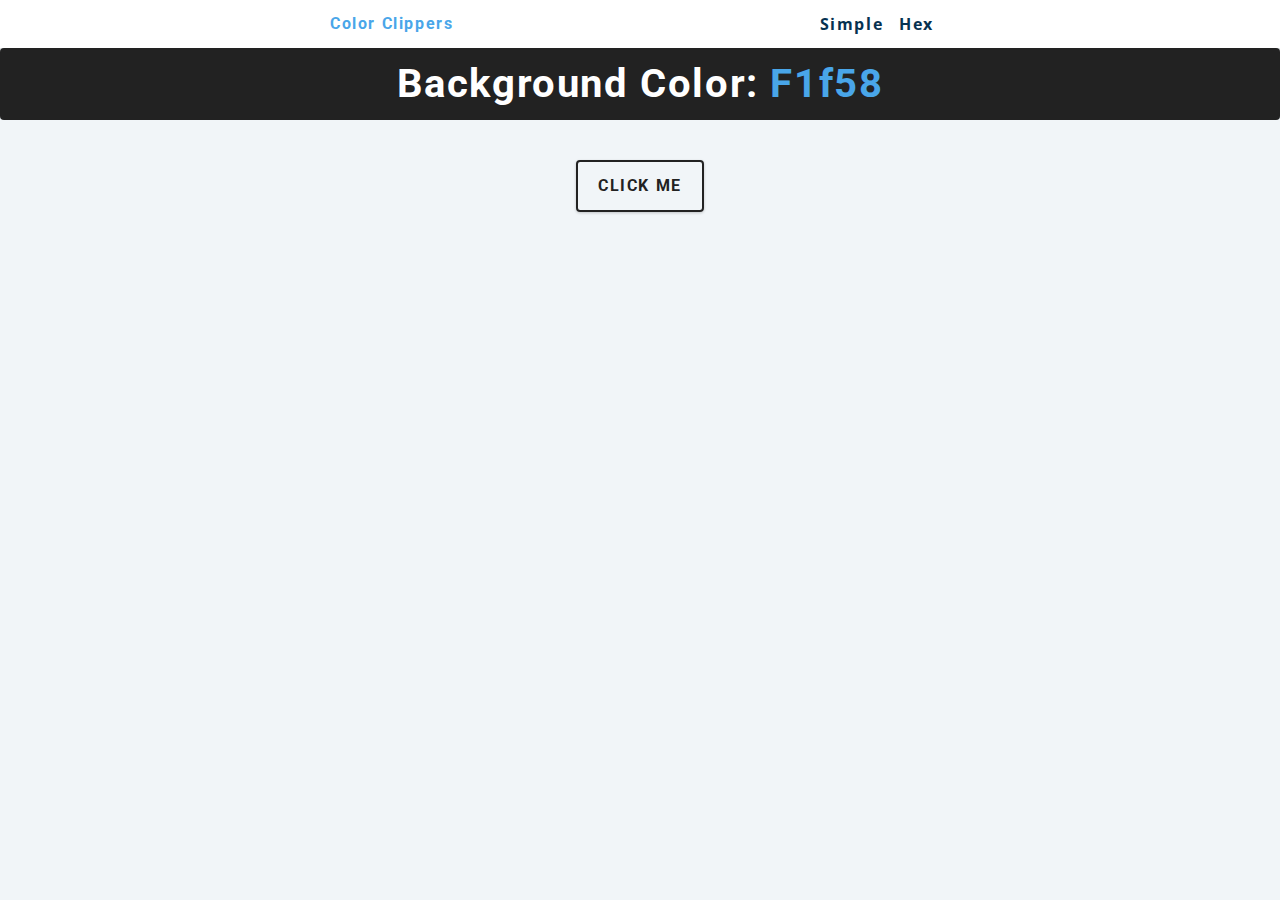
<file: 1-color-flipper/index.html>
<!DOCTYPE html>
<html lang="en">
  <head>
    <meta charset="UTF-8" />
    <meta name="viewport" content="width=device-width, initial-scale=1.0" />
    <title>Color Flipper || Simple</title>

    <!-- styles -->
    <link rel="stylesheet" href="styles.css" />
  </head>
  <body>
    <nav>
      <div class="nav-center">
        <h4>Color clippers</h4>
        <ul class="nav-links">
          <li>
            <a href="index.html">Simple</a>
          </li>
          <li>
            <a href="hex.html">Hex</a>
          </li>
        </ul>
       
      </div>
    </nav>

    <div class="container">
      <h2>Background color: <span class="color">F1f58</span></h2>
      <div class="btn btn-hero" id="btn">click me</div>
    </div>
    
 
    <!-- javascript -->
    <script src="app.js"></script>
  </body>
</html>
</file>
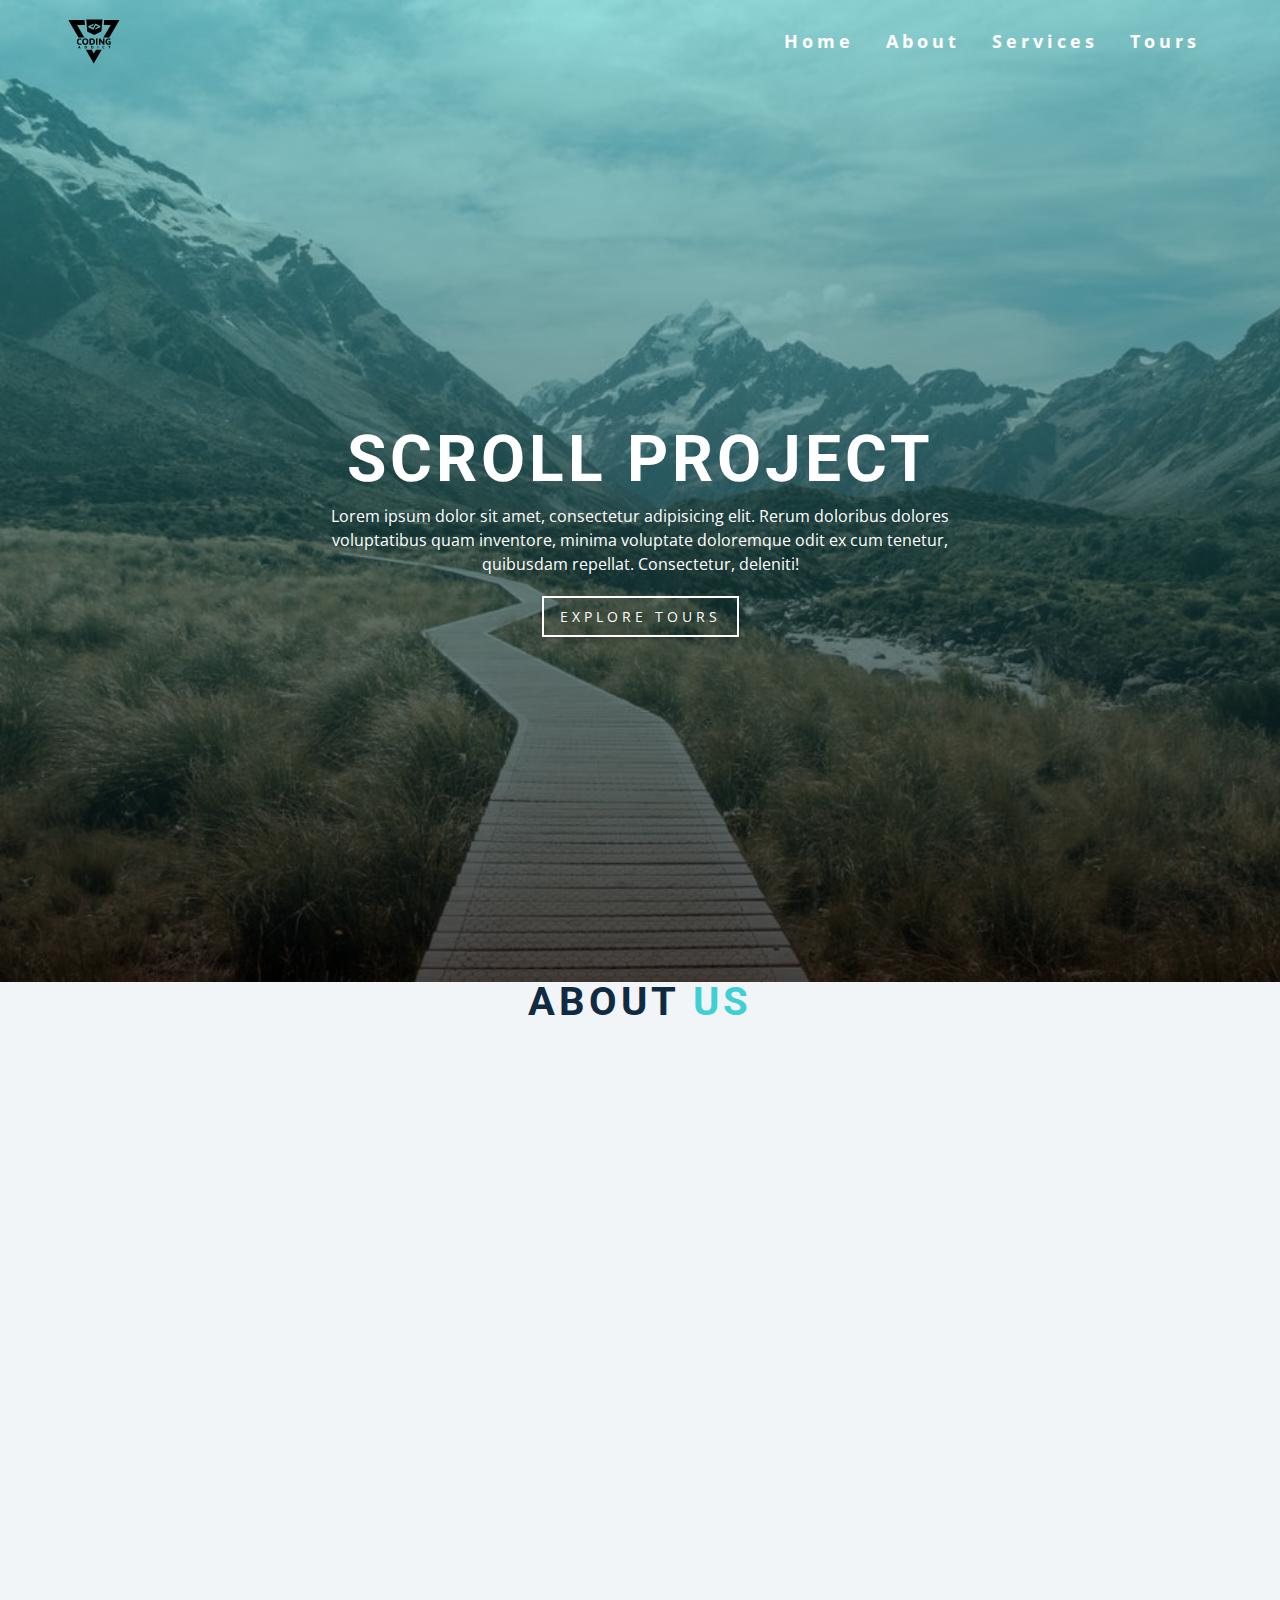
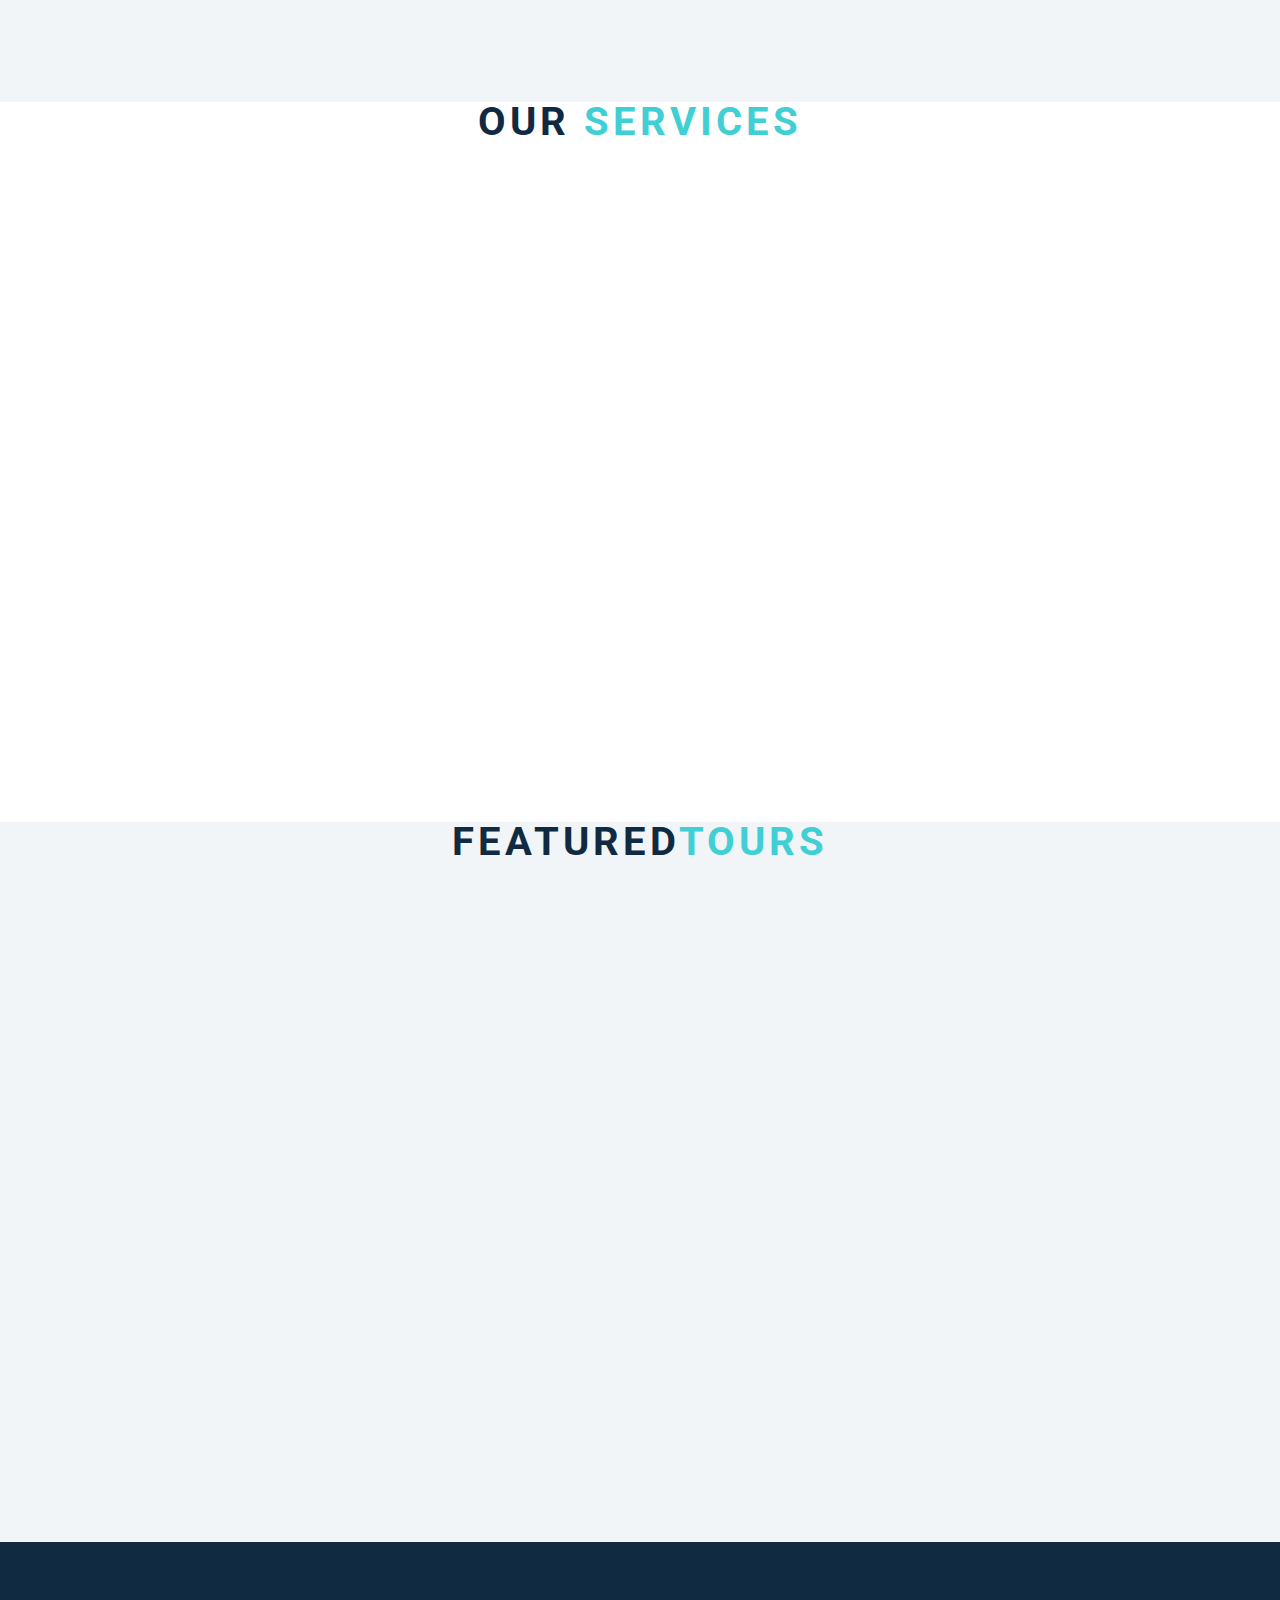
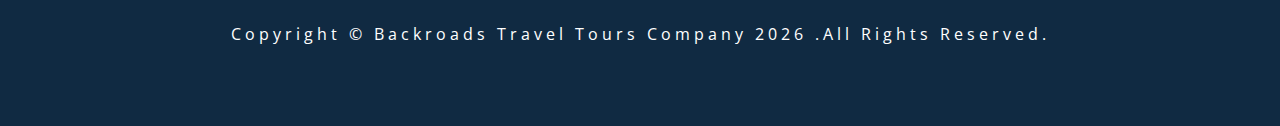
<file: 10-scroll/index.html>
<!DOCTYPE html>
<html lang="en">
  <head>
    <meta charset="UTF-8" />
    <meta name="viewport" content="width=device-width, initial-scale=1.0" />
    <title>Scroll</title>
    <!-- font-awesome -->
    <link
      rel="stylesheet"
      href="https://cdnjs.cloudflare.com/ajax/libs/font-awesome/5.14.0/css/all.min.css"
    />
    <!-- styles -->
    <link rel="stylesheet" href="styles.css" />
  </head>
  <body>
    <!-- header -->
    <header id="home">
      <!-- navbar -->
      <nav id="nav">
        <div class="nav-center">
           <!-- nav header -->
          <div class="nav-header">
            <img src="./logo.svg" alt="logo" class="logo">
            <button class="nav-toggle">
              <i class="fas fa-bars"></i>
            </button>
         </div>
         <!-- link --> 
          <div class="links-container">
            <ul class="links">
              <li>
                <a href="#home" class="scroll-link">home</a>
              </li>
              <li>
                <a href="#about" class="scroll-link">about</a>
              </li>
              <li>
                <a href="#services" class="scroll-link">services</a>
              </li>
              <li>
                <a href="#tours" class="scroll-link">tours</a>
              </li>
            </ul>
          </div>
       </div>
      </nav>
      <!-- banner -->
      <div class="banner">
        <div class="container">
          <h1>scroll project</h1>
          <p>Lorem ipsum dolor sit amet, consectetur adipisicing elit. Rerum doloribus dolores voluptatibus quam inventore, minima voluptate doloremque odit ex cum tenetur, quibusdam repellat. Consectetur, deleniti!</p>
          <a href="#tours" class="scroll-link btn btn-white">explore tours </a>
        </div>
      </div>
    </header>
    <!-- about -->
    <section id="about" class="section">
      <div class="title">
        <h2>about <span>us</span></h2>
      </div>
    </section>
     <!-- services -->
     <section id="services" class="section">
      <div class="title">
        <h2>our <span>services</span></h2>
      </div>
    </section>
     <!-- tours -->
     <section id="tours" class="section">
      <div class="title">
        <h2>featured<span>tours</span></h2>
      </div>
    </section>
    <!-- footer -->
    <footer class="section">
      <p>
        copyright &copy; backroads travel tours company 
        <!-- the date was coded to pick dynamically using JS in the js file -->
        <span id="date">2020</span>
        .all rights reserved.
      </p>
    </footer>
    <!-- back to top button -->
    <a href="#home" class="scroll-link top-link">
      <i class="fas fa-arrow-up"></i>
    </a>

    <!-- javascript -->
    <script src="app.js"></script>
  </body>
</html>
</file>
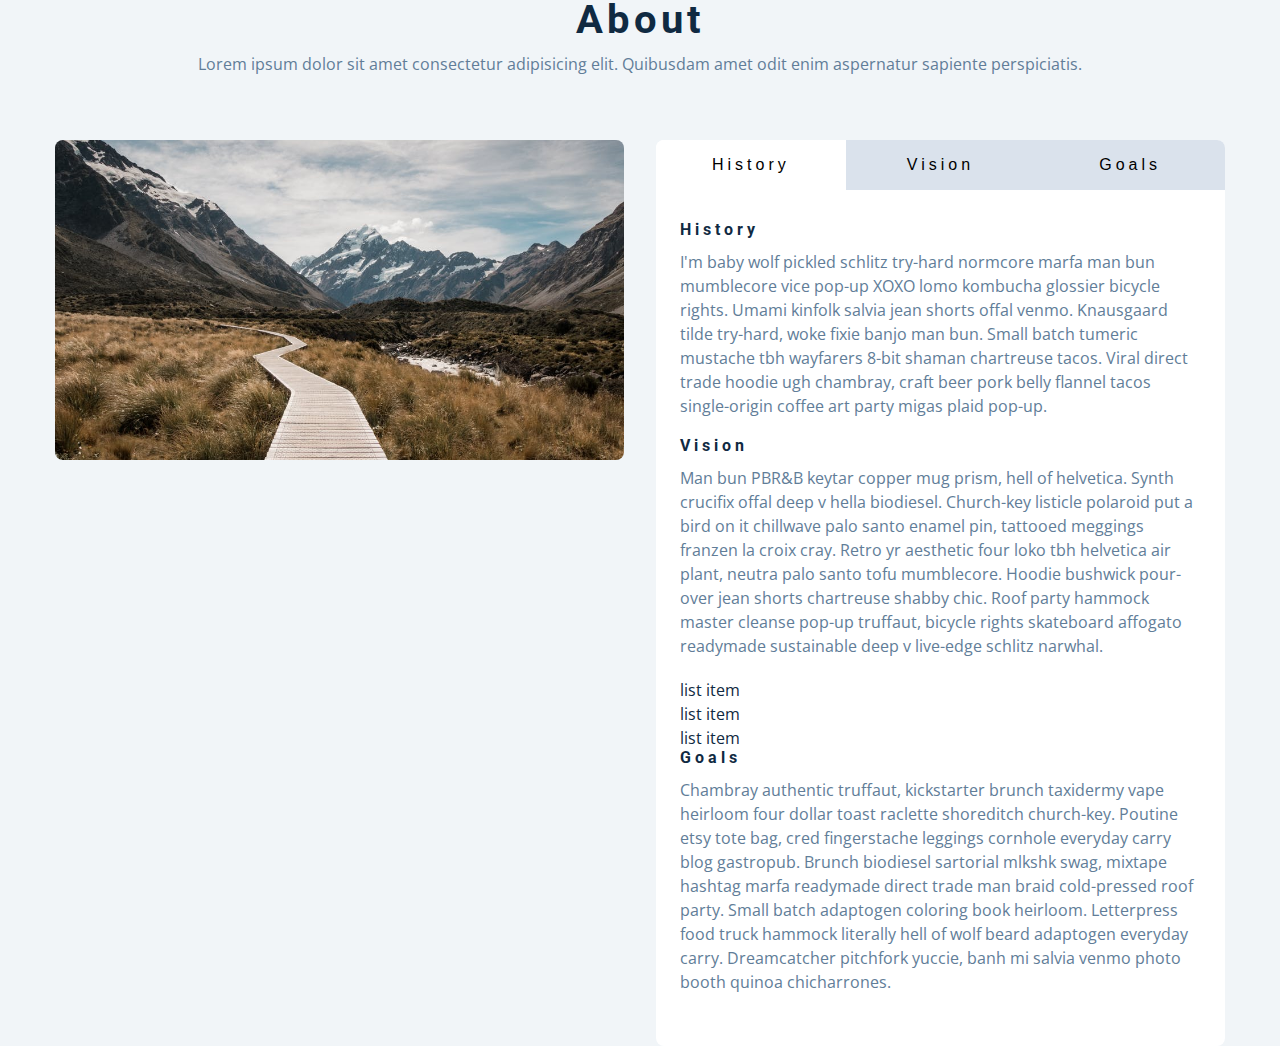
<file: 11-tabs/index.html>
<!DOCTYPE html>
<html lang="en">
  <head>
    <meta charset="UTF-8" />
    <meta name="viewport" content="width=device-width, initial-scale=1.0" />
    <title>Tabs</title>

    <!-- styles -->
    <link rel="stylesheet" href="styles.css" />
  </head>
  <body>
    <section>
      <div class="title">
        <h2>about</h2>
        <p>
          Lorem ipsum dolor sit amet consectetur adipisicing elit. Quibusdam amet odit enim aspernatur sapiente perspiciatis.
        </p>
      </div>
      <div class="about-center section-center">
        <article class="about-img">
          <img src="./hero-bcg.jpeg" alt="about image">
        </article>
        <article class="about">
          <!-- btn-container -->
          <div class="btn-container">
            <button class="tab-btn active" data-id='history'>history</button>
            <button class="tab-btn " data-id='vision'>vision</button>
            <button class="tab-btn" data-id='goals'>goals</button>
          </div>
          <article class="about-content">
            <!-- single item -->
             <div class="content active" id="history">
              <h4>history</h4>
              <p>
                I'm baby wolf pickled schlitz try-hard normcore marfa man bun mumblecore vice
                pop-up XOXO lomo kombucha glossier bicycle rights. Umami kinfolk salvia jean
                shorts offal venmo. Knausgaard tilde try-hard, woke fixie banjo man bun. Small
                batch tumeric mustache tbh wayfarers 8-bit shaman chartreuse tacos. Viral
                direct trade hoodie ugh chambray, craft beer pork belly flannel tacos
                single-origin coffee art party migas plaid pop-up.
              </p>
            </div>
            <!-- end of single item -->
  
            <!-- single item -->
            <div class="content active" id="vision">
              <h4>vision</h4>
              <p>
                Man bun PBR&B keytar copper mug prism, hell of helvetica. Synth crucifix offal
                deep v hella biodiesel. Church-key listicle polaroid put a bird on it
                chillwave palo santo enamel pin, tattooed meggings franzen la croix cray.
                Retro yr aesthetic four loko tbh helvetica air plant, neutra palo santo tofu
                mumblecore. Hoodie bushwick pour-over jean shorts chartreuse shabby chic. Roof
                party hammock master cleanse pop-up truffaut, bicycle rights skateboard
                affogato readymade sustainable deep v live-edge schlitz narwhal.
              </p>
              <ul>
                <li>list item</li>
                <li>list item</li>
                <li>list item</li>
              </ul>
            </div>
            <!-- end of single item -->
  
            <!-- single item -->
            <div class="content active" id="goals">
              <h4>goals</h4>
              <p>
                Chambray authentic truffaut, kickstarter brunch taxidermy vape heirloom four
                dollar toast raclette shoreditch church-key. Poutine etsy tote bag, cred
                fingerstache leggings cornhole everyday carry blog gastropub. Brunch biodiesel
                sartorial mlkshk swag, mixtape hashtag marfa readymade direct trade man braid
                cold-pressed roof party. Small batch adaptogen coloring book heirloom.
                Letterpress food truck hammock literally hell of wolf beard adaptogen everyday
                carry. Dreamcatcher pitchfork yuccie, banh mi salvia venmo photo booth quinoa
                chicharrones.
              </p>
            </div>
            <!-- end of single item -->
          </article>
        </article>
        
      </div>

    </section>
    <!-- javascript -->
    <script src="app.js"></script>
  </body>
</html>
</file>
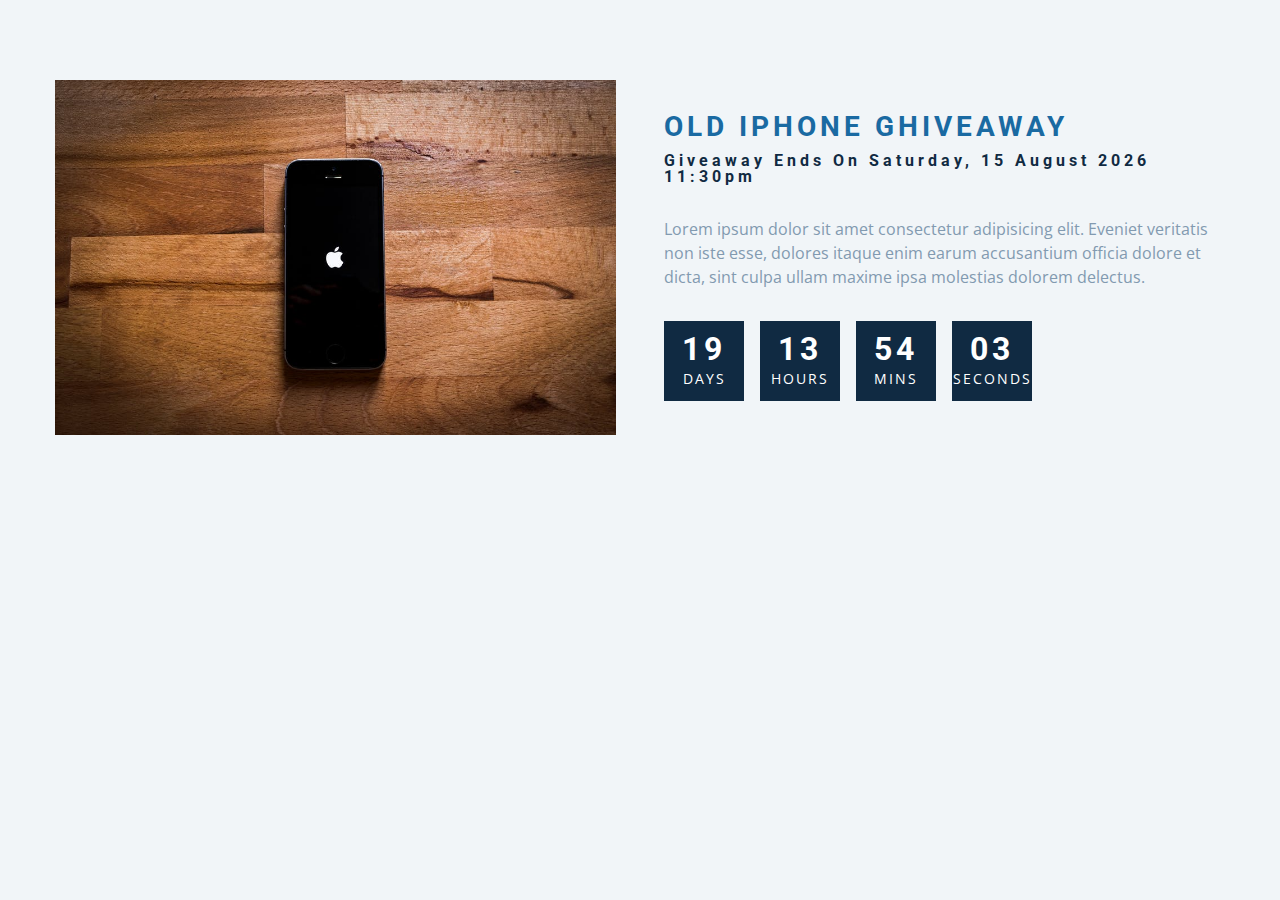
<file: 12-countdwn timer/index.html>
<!DOCTYPE html>
<html lang="en">
  <head>
    <meta charset="UTF-8" />
    <meta name="viewport" content="width=device-width, initial-scale=1.0" />
    <title>Countdown</title>

    <!-- styles -->
    <link rel="stylesheet" href="styles.css" />
  </head>
  <body>
  <section class="section-center">
    <!-- image -->
   <article class="gift-img">
     <img src="./gift.jpeg " alt="gift picture">
    </article>
    <!-- info -->
    <article class="gift-info">
      <h3>old iphone ghiveaway</h3>
      <h4 class="giveaway">
        giveaway ends on sunday, 24 April 2020, 8:00am
      </h4>
      <p>
        Lorem ipsum dolor sit amet consectetur adipisicing elit. Eveniet veritatis non iste esse, dolores itaque enim earum accusantium officia dolore et dicta, sint culpa ullam maxime ipsa molestias dolorem delectus.
      </p>
      <div class="deadline">
        <!-- days -->
        <div class="deadline-format">
          <div>
            <h4 class="days">34</h4>
            <span>days</span>
          </div>
        </div>
        <!-- end of item -->

        <!-- hours -->
        <div class="deadline-format">
          <div>
            <h4 class="hours">34</h4>
            <span>hours</span>
          </div>
        </div>
        <!-- end of item -->

        <!-- minutes -->
        <div class="deadline-format">
          <div>
            <h4 class="mins">34</h4>
            <span>mins</span>
          </div>
        </div>
        <!-- end of item -->

        <!-- seconds -->
        <div class="deadline-format">
          <div>
            <h4 class="seconds">34</h4>
            <span>seconds</span>
          </div>
        </div>
        <!-- end of item -->
      </div> 
    </article>
  </section>
    <!-- javascript -->
    <script src="app.js"></script>
  </body>
</html>
</file>
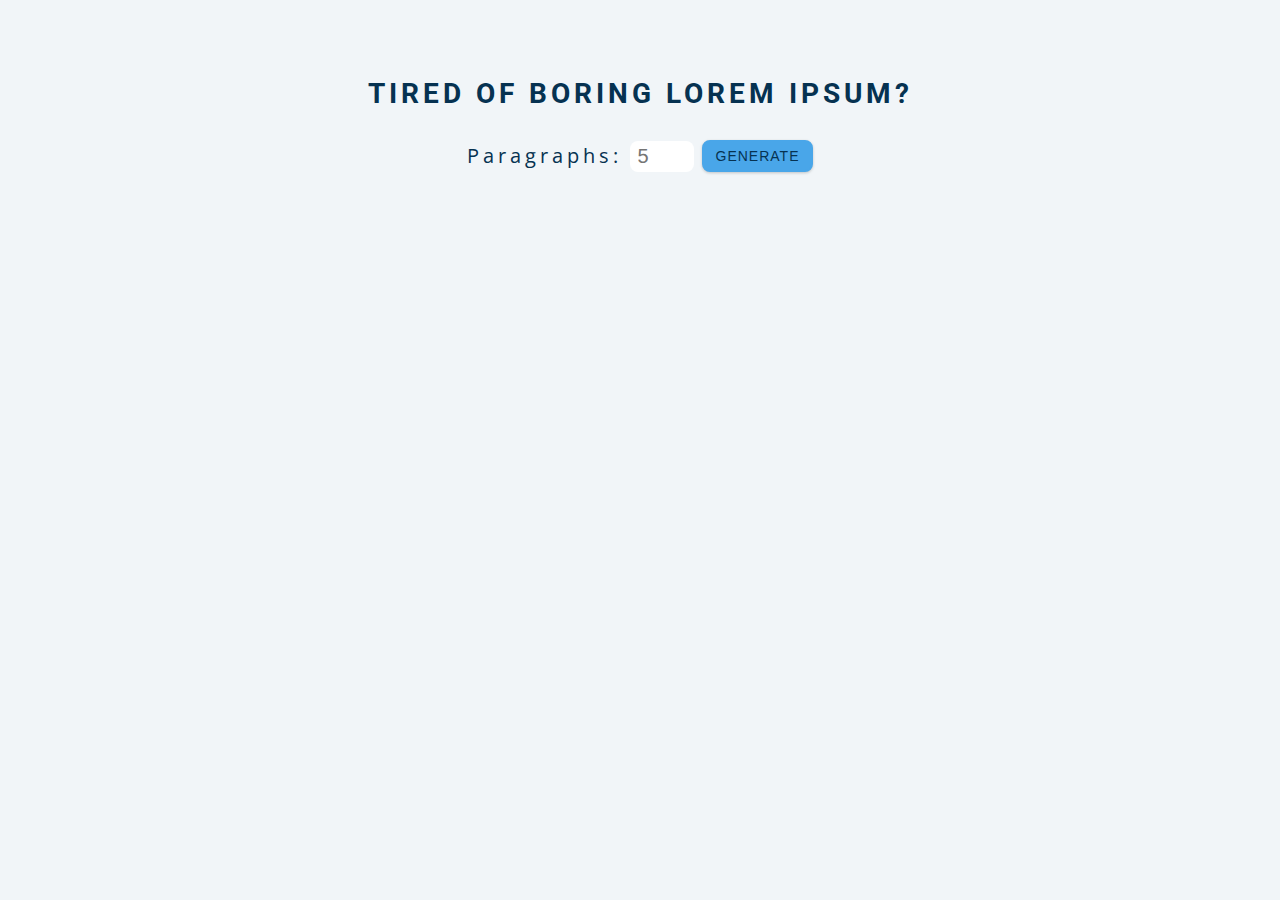
<file: 13-lorem-ipsum/index.html>
<!DOCTYPE html>
<html lang="en">
  <head>
    <meta charset="UTF-8" />
    <meta name="viewport" content="width=device-width, initial-scale=1.0" />
    <title>Lorem Ipsum</title>

    <!-- styles -->
    <link rel="stylesheet" href="styles.css" />
  </head>
  <body>
   <section class="section-center">
    <h3>tired of boring lorem ipsum?</h3>
    <form class="lorem-form">
      <label for="amount">paragraphs:</label>
      <input type="number" name="amount" id="amount" placeholder="5"/>
      <button  type="submit" class="btn">generate</button>
    </form>
    <article class="lorem-text"></article>
   </section>
    <!-- javascript -->
    <script src="app.js"></script>
  </body>
</html>
</file>
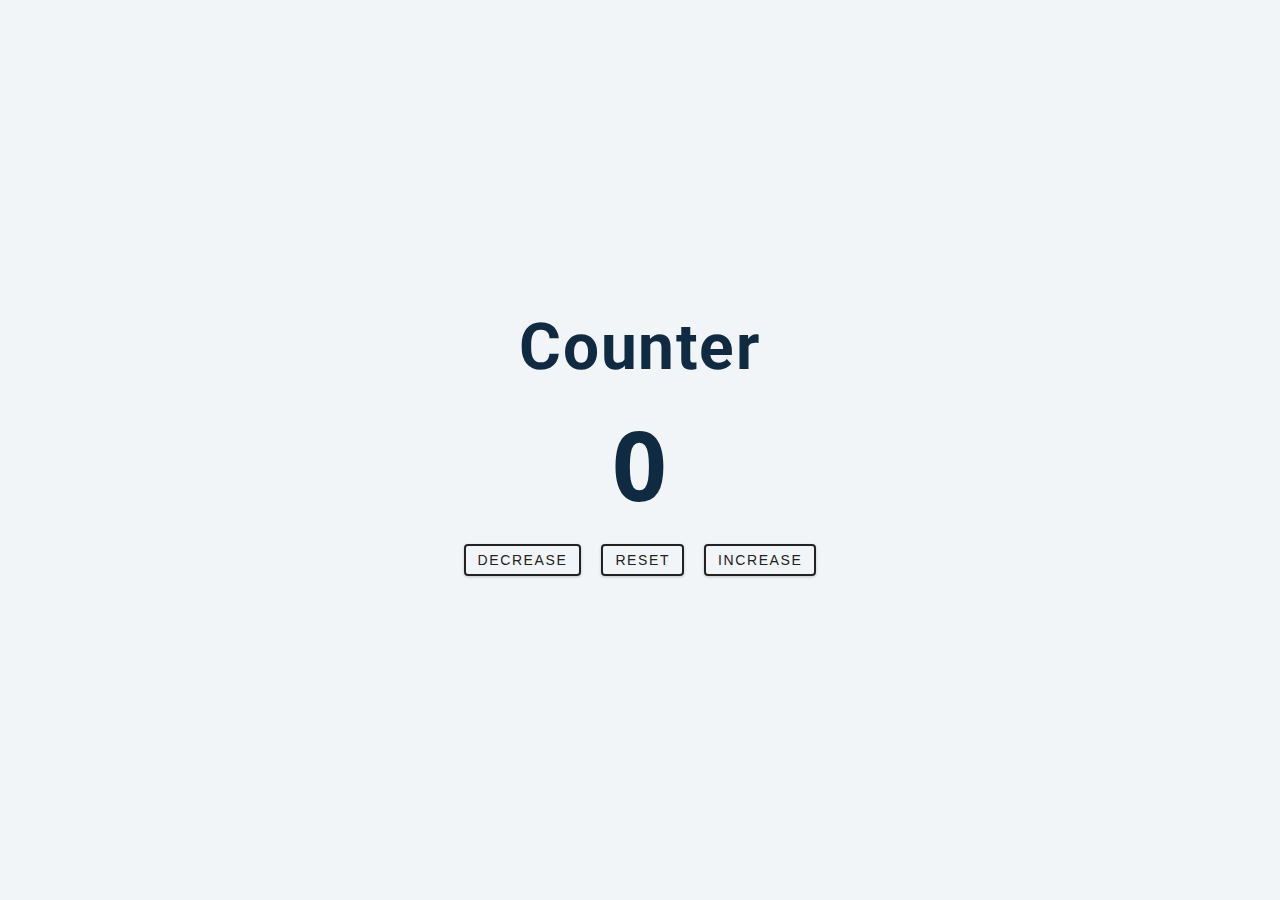
<file: 2-counter/index.html>
<!DOCTYPE html>
<html lang="en">
  <head>
    <meta charset="UTF-8" />
    <meta name="viewport" content="width=device-width, initial-scale=1.0" />
    <title>Counter</title>

    <!-- styles -->
    <link rel="stylesheet" href="styles.css" />
  </head>
  <body>
     <main>
      <div class="container">
        <h1>
          Counter
        </h1>
        <span id="value">0</span>
        <div class="button-container">
          <button class="btn decrease">decrease</button>
          <button class="btn reset">reset</button>
          <button class="btn increase">increase</button>
        </div>
      </div>
     </main>
    <!-- javascript -->
    <script src="app.js"></script>
  </body>
</html>
</file>
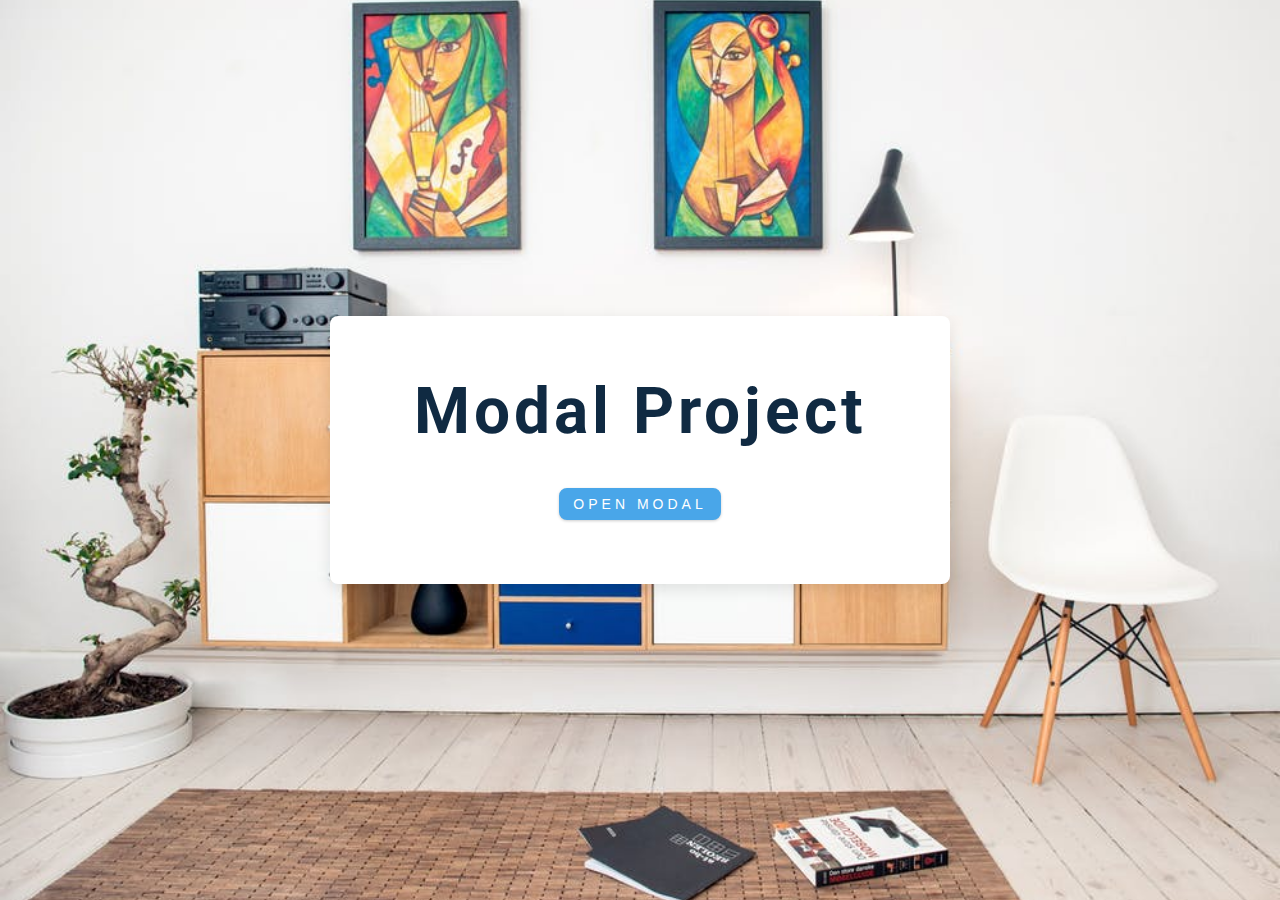
<file: 6-modal/index.html>
<!DOCTYPE html>
<html lang="en">
  <head>
    <meta charset="UTF-8" />
    <meta name="viewport" content="width=device-width, initial-scale=1.0" />
    <title>Modal</title>
    <!-- font-awesome -->
    <link
      rel="stylesheet"
      href="https://cdnjs.cloudflare.com/ajax/libs/font-awesome/5.14.0/css/all.min.css"
    />
    <!-- styles -->
    <link rel="stylesheet" href="styles.css" />
  </head>
  <body>
    <!-- hero -->
    <header class="hero">
      <div class="banner">
        <h1>Modal Project</h1>
        <button class="btn modal-btn">
          open modal
        </button>
      </div>

    </header>
    <!-- end of hero -->
    <!-- modal -->
    <div class="modal-overlay">
      <div class="modal-container">
        <h3>modal content</h3>
        <button class="close-btn">
          <i class="fas fa-times"></i>
        </button>
      </div>
    </div>
    <!-- javascript -->
    <script src="app.js"></script>
  </body>
</html>
</file>
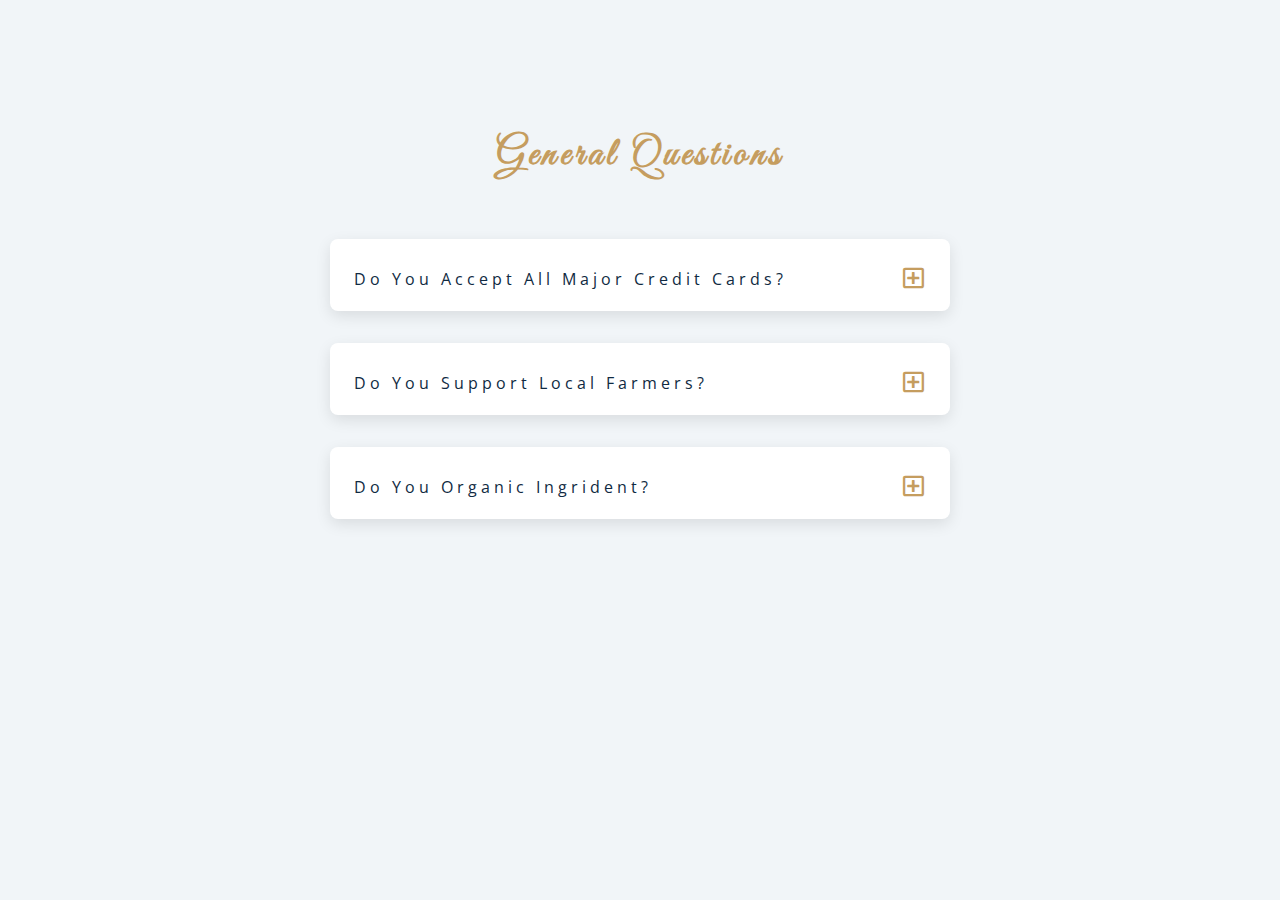
<file: 7-questions/index.html>
<!DOCTYPE html>
<html lang="en">
  <head>
    <meta charset="UTF-8" />
    <meta name="viewport" content="width=device-width, initial-scale=1.0" />
    <title>Q & A</title>
    <!-- font-awesome -->
    <link
      rel="stylesheet"
      href="https://cdnjs.cloudflare.com/ajax/libs/font-awesome/5.14.0/css/all.min.css"
    />
    <!-- extra fonts -->
    <link
      href="https://fonts.googleapis.com/css?family=Great+Vibes&display=swap"
      rel="stylesheet"
    />
    <!-- styles -->
    <link rel="stylesheet" href="styles.css" />
  </head>
  <body>
   <section class="questions">
    <!-- title -->
    <div class="title">
      <h2>general questions</h2>
    </div>
    <!-- questions -->
    <div class="section-center">
      <!-- single question -->
      <article class="question">
        <!-- question title -->
        <div class="question-title">
          <p>Do you accept all major credit cards?</p>
         <button type="button" class="question-btn">
           <span class="plus-icon">
            <i class="far fa-plus-square"></i>
           </span>
           <span class="minus-icon">
            <i class="far fa-minus-square"></i>
           </span>
          </button>
        </div>
        <div class="question-text">
          <p>Lorem ipsum, dolor sit amet consectetur adipisicing elit. Saepe iste dignissimos dolores voluptatum eos sint, ut hic magni assumenda. Voluptatibus.</p>
        </div>
      </article>
      <!-- end single question -->

      <!-- 2nd -->
           <!-- single question -->
          <article class="question">
            <!-- question title -->
            <div class="question-title">
              <p>Do you support local farmers?</p>
             <button type="button" class="question-btn">
               <span class="plus-icon">
                <i class="far fa-plus-square"></i>
               </span>
               <span class="minus-icon">
                <i class="far fa-minus-square"></i>
               </span>
              </button>
            </div>
            <div class="question-text">
              <p>Lorem ipsum, dolor sit amet consectetur adipisicing elit. Saepe iste dignissimos dolores voluptatum eos sint, ut hic magni assumenda. Voluptatibus.</p>
            </div>
          </article>
          <!-- end single question -->

          <!-- 3rd -->
           <!-- single question -->
           <article class="question">
            <!-- question title -->
            <div class="question-title">
              <p>Do you organic ingrident?</p>
             <button type="button" class="question-btn">
               <span class="plus-icon">
                <i class="far fa-plus-square"></i>
               </span>
               <span class="minus-icon">
                <i class="far fa-minus-square"></i>
               </span>
              </button>
            </div>
            <div class="question-text">
              <p>Lorem ipsum, dolor sit amet consectetur adipisicing elit. Saepe iste dignissimos dolores voluptatum eos sint, ut hic magni assumenda. Voluptatibus.</p>
            </div>
          </article>
          <!-- end single question -->
          
        </div>
       </section>

    <!-- javascript -->
    <script src="app.js"></script>
  </body>
</html>
</file>
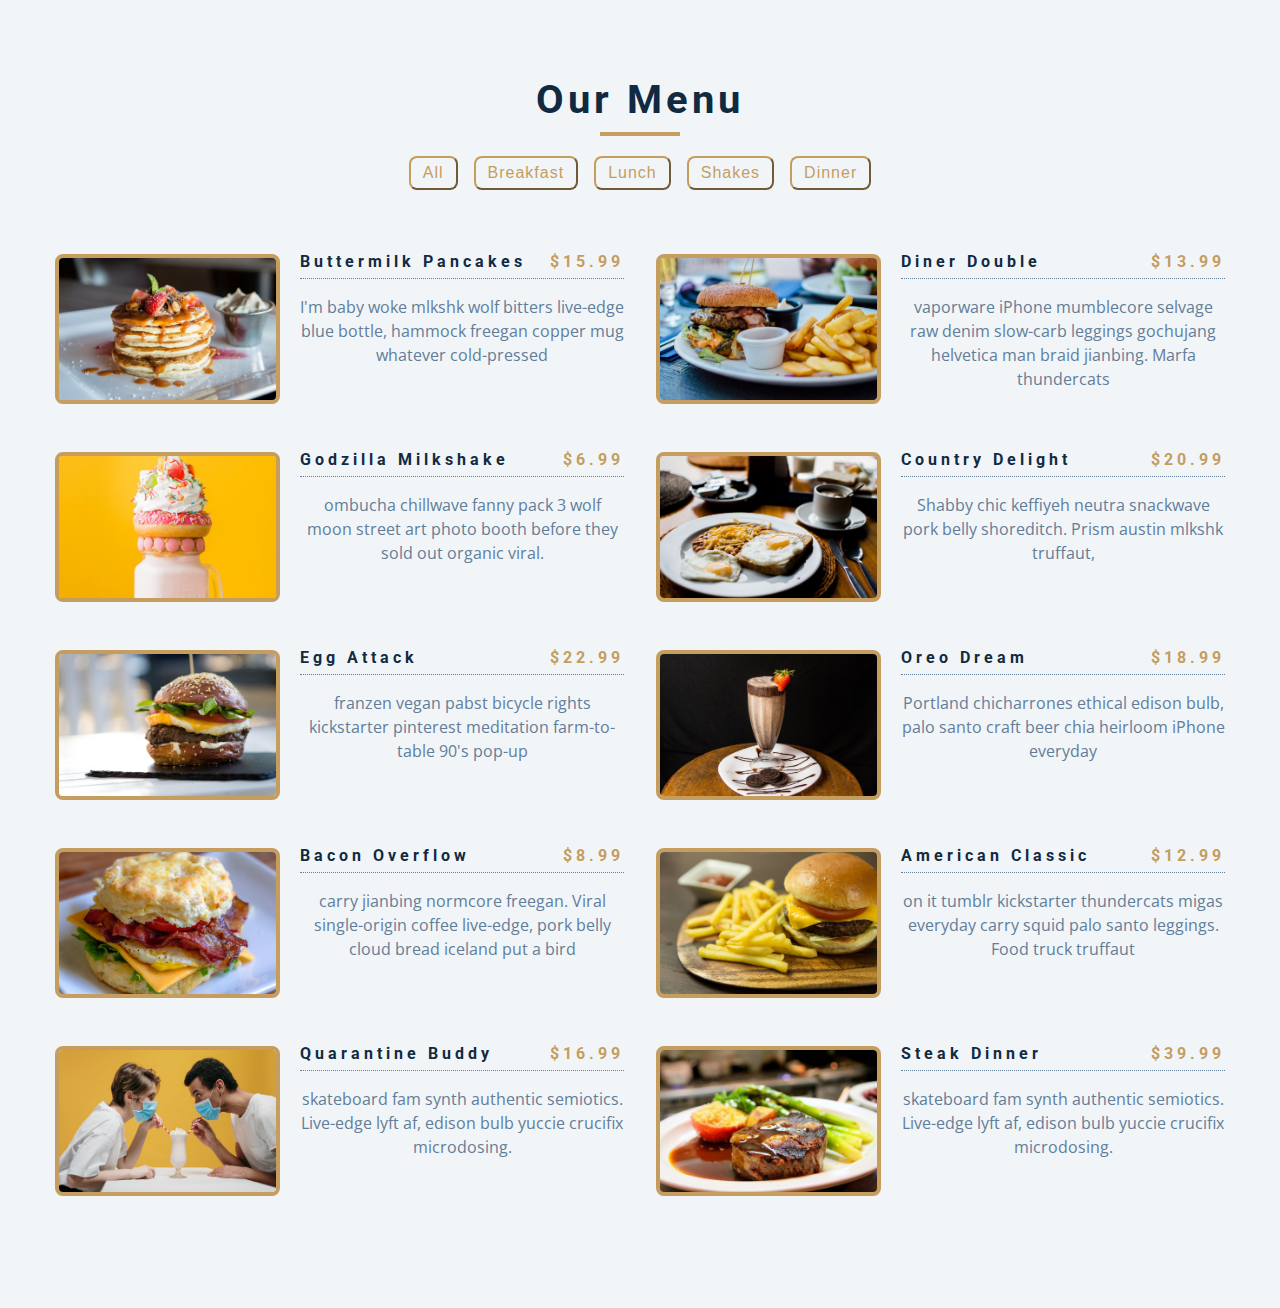
<file: 8-menu/index.html>
<!DOCTYPE html>
<html lang="en">
  <head>
    <meta charset="UTF-8" />
    <meta name="viewport" content="width=device-width, initial-scale=1.0" />
    <title>Starter</title>
    <!-- font-awesome -->
    <link
      rel="stylesheet"
      href="https://cdnjs.cloudflare.com/ajax/libs/font-awesome/5.14.0/css/all.min.css"
    />
    <!-- styles -->
    <link rel="stylesheet" href="styles.css" />
  </head>
  <body>
    <!-- menu -->
    <section class="menu">
      <!-- title -->
      <div class="title">
        <h2>Our menu</h2>
        <div class="underline"></div>
        <!-- filter buttons -->
        <!-- we will be using dynamic btn where they would be added via JS -->
        <div class="btn-container">
          <!-- <button class="filter-btn" type="button" data-id ="all">all</button>
          <button class="filter-btn" type="button" data-id ="breakfast">breakfast</button>
          <button class="filter-btn" type="button" data-id ="lunch">lunch</button>
          <button class="filter-btn" type="button" data-id ="shakes">shakes</button> -->
       </div>
        <!-- menu items -->
        <div class="section-center">
          <!-- single item -->
          <article class="menu-item">
            <img src="./menu-item.jpeg" class="photo" alt="menu-item">
            <div class="item-info">
             <header>
              <h4>buttermilk-pancakes</h4>
              <h4 class="price">$15</h4>
             </header>
             <p class="item-text">Lorem ipsum dolor sit amet consectetur adipisicing elit. Ipsam ullam cum qui quam laboriosam magnam tenetur ipsa quod minus iusto?</p>
            </div>
          </article>
          <!-- end of single item -->
          
        </div>
      </div>
         
    </section>
    <!-- javascript -->
    <script src="app.js"></script>
  </body>
</html>
</file>
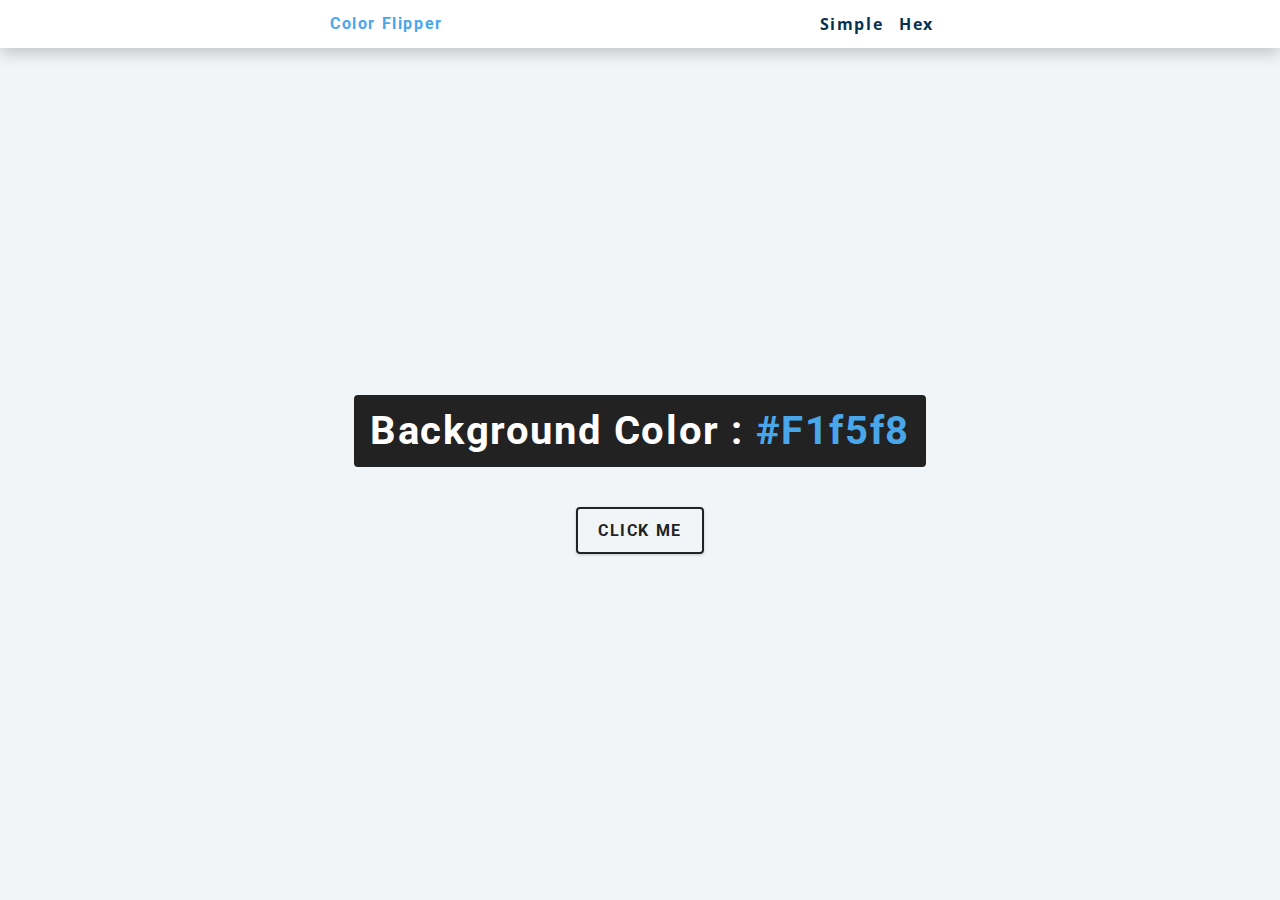
<file: 1-color-flipper/hex.html>
<!DOCTYPE html>
<html lang="en">
  <head>
    <meta charset="UTF-8" />
    <meta name="viewport" content="width=device-width, initial-scale=1.0" />
    <title>
      Color Flipper || Simple
    </title>

    <!-- styles -->
    <link rel="stylesheet" href="styles.css" />
  </head>

  <body>
    <nav>
      <div class="nav-center">
        <h4>color flipper</h4>
        <ul class="nav-links">
          <li><a href="index.html">simple</a></li>
          <li><a href="hex.html">hex</a></li>
        </ul>
      </div>
    </nav>
    <main>
      <div class="container">
        <h2>background color : <span class="color">#f1f5f8</span></h2>
        <button class="btn btn-hero" id="btn">click me</button>
      </div>
    </main>
    <!-- javascript -->
    <script src="hex.js"></script>
  </body>
</html>
</file>
<file: 1-color-flipper/styles.css>
/*
=============== 
Fonts
===============
*/
@import url("https://fonts.googleapis.com/css?family=Open+Sans|Roboto:400,700&display=swap");

/*
=============== 
Variables
===============
*/

:root {
  /* dark shades of primary color*/
  --clr-primary-1: hsl(205, 86%, 17%);
  --clr-primary-2: hsl(205, 77%, 27%);
  --clr-primary-3: hsl(205, 72%, 37%);
  --clr-primary-4: hsl(205, 63%, 48%);
  /* primary/main color */
  --clr-primary-5: hsl(205, 78%, 60%);
  /* lighter shades of primary color */
  --clr-primary-6: hsl(205, 89%, 70%);
  --clr-primary-7: hsl(205, 90%, 76%);
  --clr-primary-8: hsl(205, 86%, 81%);
  --clr-primary-9: hsl(205, 90%, 88%);
  --clr-primary-10: hsl(205, 100%, 96%);
  /* darkest grey - used for headings */
  --clr-grey-1: hsl(209, 61%, 16%);
  --clr-grey-2: hsl(211, 39%, 23%);
  --clr-grey-3: hsl(209, 34%, 30%);
  --clr-grey-4: hsl(209, 28%, 39%);
  /* grey used for paragraphs */
  --clr-grey-5: hsl(210, 22%, 49%);
  --clr-grey-6: hsl(209, 23%, 60%);
  --clr-grey-7: hsl(211, 27%, 70%);
  --clr-grey-8: hsl(210, 31%, 80%);
  --clr-grey-9: hsl(212, 33%, 89%);
  --clr-grey-10: hsl(210, 36%, 96%);
  --clr-white: #fff;
  --clr-red-dark: hsl(360, 67%, 44%);
  --clr-red-light: hsl(360, 71%, 66%);
  --clr-green-dark: hsl(125, 67%, 44%);
  --clr-green-light: hsl(125, 71%, 66%);
  --clr-black: #222;
  --ff-primary: "Roboto", sans-serif;
  --ff-secondary: "Open Sans", sans-serif;
  --transition: all 0.3s linear;
  --spacing: 0.1rem;
  --radius: 0.25rem;
  --light-shadow: 0 5px 15px rgba(0, 0, 0, 0.1);
  --dark-shadow: 0 5px 15px rgba(0, 0, 0, 0.2);
  --max-width: 1170px;
  --fixed-width: 620px;
}
/*
=============== 
Global Styles
===============
*/

*,
::after,
::before {
  margin: 0;
  padding: 0;
  box-sizing: border-box;
}
body {
  font-family: var(--ff-secondary);
  background: var(--clr-grey-10);
  color: var(--clr-grey-1);
  line-height: 1.5;
  font-size: 0.875rem;
}
ul {
  list-style-type: none;
}
a {
  text-decoration: none;
}
h1,
h2,
h3,
h4 {
  letter-spacing: var(--spacing);
  text-transform: capitalize;
  line-height: 1.25;
  margin-bottom: 0.75rem;
  font-family: var(--ff-primary);
}
h1 {
  font-size: 3rem;
}
h2 {
  font-size: 2rem;
}
h3 {
  font-size: 1.25rem;
}
h4 {
  font-size: 0.875rem;
}
p {
  margin-bottom: 1.25rem;
  color: var(--clr-grey-5);
}
@media screen and (min-width: 800px) {
  h1 {
    font-size: 4rem;
  }
  h2 {
    font-size: 2.5rem;
  }
  h3 {
    font-size: 1.75rem;
  }
  h4 {
    font-size: 1rem;
  }
  body {
    font-size: 1rem;
  }
  h1,
  h2,
  h3,
  h4 {
    line-height: 1;
  }
}
/*  global classes */

/* section */
.section {
  padding: 5rem 0;
}

.section-center {
  width: 90vw;
  margin: 0 auto;
  max-width: 1170px;
}
@media screen and (min-width: 992px) {
  .section-center {
    width: 95vw;
  }
}
main {
  min-height: 100vh;
  display: grid;
  place-items: center;
}

/*
=============== 
Nav
===============
*/
nav {
  background: var(--clr-white);
  height: 3rem;
  display: grid;
  align-items: center;
  box-shadow: var(--dark-shadow);
}
.nav-center {
  width: 90vw;
  max-width: var(--fixed-width);
  margin: 0 auto;
  display: flex;
  align-items: center;
  justify-content: space-between;
}
.nav-center h4 {
  margin-bottom: 0;
  color: var(--clr-primary-5);
}
.nav-links {
  display: flex;
}
nav a {
  text-transform: capitalize;
  font-weight: 700;
  font-size: 1rem;
  color: var(--clr-primary-1);
  letter-spacing: var(--spacing);
  margin-right: 1rem;
}
nav a:hover {
  color: var(--clr-primary-5);
}
/*
=============== 
Container
===============
*/
main {
  min-height: calc(100vh - 3rem);
  display: grid;
  place-items: center;
}
.container {
  text-align: center;
}
.container h2 {
  background: var(--clr-black);
  color: var(--clr-white);
  padding: 1rem;
  border-radius: var(--radius);
  margin-bottom: 2.5rem;
}
.color {
  color: var(--clr-primary-5);
}
.btn-hero {
  font-family: var(--ff-primary);
  text-transform: uppercase;
  background: transparent;
  color: var(--clr-black);
  letter-spacing: var(--spacing);
  display: inline-block;
  font-weight: 700;
  transition: var(--transition);
  border: 2px solid var(--clr-black);
  cursor: pointer;
  box-shadow: 0 1px 3px rgba(0, 0, 0, 0.2);
  border-radius: var(--radius);
  font-size: 1rem;
  padding: 0.75rem 1.25rem;
}
.btn-hero:hover {
  color: var(--clr-white);
  background: var(--clr-black);
}
</file>
<file: 10-scroll/styles.css>
/*
=============== 
Fonts
===============
*/
@import url("https://fonts.googleapis.com/css?family=Open+Sans|Roboto:400,700&display=swap");

/*
=============== 
Variables
===============
*/

:root {
  /* dark shades of primary color*/
  --clr-primary-1: hsl(205, 86%, 17%);
  --clr-primary-2: hsl(205, 77%, 27%);
  --clr-primary-3: hsl(205, 72%, 37%);
  --clr-primary-4: hsl(205, 63%, 48%);
  /* primary/main color */
  --clr-primary-5: #49a6e9;
  /* lighter shades of primary color */
  --clr-primary-6: hsl(205, 89%, 70%);
  --clr-primary-7: hsl(205, 90%, 76%);
  --clr-primary-8: hsl(205, 86%, 81%);
  --clr-primary-9: hsl(205, 90%, 88%);
  --clr-primary-10: hsl(205, 100%, 96%);
  /* darkest grey - used for headings */
  --clr-grey-1: hsl(209, 61%, 16%);
  --clr-grey-2: hsl(211, 39%, 23%);
  --clr-grey-3: hsl(209, 34%, 30%);
  --clr-grey-4: hsl(209, 28%, 39%);
  /* grey used for paragraphs */
  --clr-grey-5: hsl(210, 22%, 49%);
  --clr-grey-6: hsl(209, 23%, 60%);
  --clr-grey-7: hsl(211, 27%, 70%);
  --clr-grey-8: hsl(210, 31%, 80%);
  --clr-grey-9: hsl(212, 33%, 89%);
  --clr-grey-10: hsl(210, 36%, 96%);
  --clr-white: #fff;
  --clr-red-dark: hsl(360, 67%, 44%);
  --clr-red-light: hsl(360, 71%, 66%);
  --clr-green-dark: hsl(125, 67%, 44%);
  --clr-green-light: hsl(125, 71%, 66%);
  --clr-secondary: hsla(182, 63%, 54%);
  --clr-black: #222;
  --ff-primary: "Roboto", sans-serif;
  --ff-secondary: "Open Sans", sans-serif;
  --transition: all 0.3s linear;
  --spacing: 0.25rem;
  --radius: 0.5rem;
  --light-shadow: 0 5px 15px rgba(0, 0, 0, 0.1);
  --dark-shadow: 0 5px 15px rgba(0, 0, 0, 0.2);
  --max-width: 1170px;
  --fixed-width: 620px;
}
/*
=============== 
Global Styles
===============
*/
html {
  scroll-behavior: smooth;
}
*,
::after,
::before {
  margin: 0;
  padding: 0;
  box-sizing: border-box;
}
body {
  font-family: var(--ff-secondary);
  background: var(--clr-grey-10);
  color: var(--clr-grey-1);
  line-height: 1.5;
  font-size: 0.875rem;
}
ul {
  list-style-type: none;
}
a {
  text-decoration: none;
}
img:not(.logo) {
  width: 100%;
}
img {
  display: block;
}

h1,
h2,
h3,
h4 {
  letter-spacing: var(--spacing);
  text-transform: capitalize;
  line-height: 1.25;
  margin-bottom: 0.75rem;
  font-family: var(--ff-primary);
}
h1 {
  font-size: 3rem;
}
h2 {
  font-size: 2rem;
}
h3 {
  font-size: 1.25rem;
}
h4 {
  font-size: 0.875rem;
}
p {
  margin-bottom: 1.25rem;
  color: var(--clr-grey-5);
}
@media screen and (min-width: 800px) {
  h1 {
    font-size: 4rem;
  }
  h2 {
    font-size: 2.5rem;
  }
  h3 {
    font-size: 1.75rem;
  }
  h4 {
    font-size: 1rem;
  }
  body {
    font-size: 1rem;
  }
  h1,
  h2,
  h3,
  h4 {
    line-height: 1;
  }
}
/*  global classes */

.btn {
  text-transform: uppercase;
  background: transparent;
  color: var(--clr-black);
  padding: 0.375rem 0.75rem;
  letter-spacing: var(--spacing);
  display: inline-block;
  transition: var(--transition);
  font-size: 0.875rem;
  border: 2px solid var(--clr-black);
  cursor: pointer;
  box-shadow: 0 1px 3px rgba(0, 0, 0, 0.2);
  border-radius: var(--radius);
}
.btn:hover {
  color: var(--clr-white);
  background: var(--clr-black);
}
.btn-white {
  color: var(--clr-white);
  border-color: var(--clr-white);
  border-radius: 0;
  padding: 0.5rem 1rem;
}
.btn:hover {
  background: var(--clr-white);
  color: var(--clr-secondary);
}
/* section */
.section {
  padding-bottom: 5rem;
}

.section-center {
  width: 90vw;
  margin: 0 auto;
  max-width: 1170px;
}
@media screen and (min-width: 992px) {
  .section-center {
    width: 95vw;
  }
}
main {
  min-height: 100vh;
  display: grid;
  place-items: center;
}
/*
=============== 
Scroll
===============
*/
/* navbar */
nav {
  background: var(--clr-white);
  padding: 1rem 1.5rem;
}
/* fixed nav */
.fixed-nav {
  position: fixed;
  top: 0;
  left: 0;
  width: 100%;
  background: var(--clr-white);
  box-shadow: var(--light-shadow);
}
.fixed-nav .links a {
  color: var(--clr-grey-1);
}
.fixed-nav .links a:hover {
  color: var(--clr-secondary);
}
/* .fixed-nav .links-container {
  height: auto !important;
} */
.nav-header {
  display: flex;
  align-items: center;
  justify-content: space-between;
}
.nav-toggle {
  font-size: 1.5rem;
  color: var(--clr-grey-1);
  background: transparent;
  border-color: transparent;
  transition: var(--transition);
  cursor: pointer;
}
.nav-toggle:hover {
  color: var(--clr-secondary);
}
.logo {
  height: 50px;
}
.links-container {
  height: 0;
  overflow: hidden;
  transition: var(--transition);
}
.show-links {
  height: 200px;
}
.links a {
  background: var(--clr-white);
  color: var(--clr-grey-5);
  font-size: 1.1rem;
  text-transform: capitalize;
  letter-spacing: var(--spacing);
  display: block;
  transition: var(--transition);
  font-weight: bold;
  padding: 0.75rem 0;
}
.links a:hover {
  color: var(--clr-grey-1);
}
@media screen and (min-width: 800px) {
  nav {
    background: transparent;
  }
  .nav-center {
    width: 90vw;
    max-width: 1170px;
    margin: 0 auto;
    display: flex;
    align-items: center;
    justify-content: space-between;
  }
  .nav-header {
    padding: 0;
  }
  .nav-toggle {
    display: none;
  }
  .links-container {
    height: auto !important;
  }
  .links {
    display: flex;
  }
  .links a {
    background: transparent;
    color: var(--clr-white);
    font-size: 1.1rem;
    text-transform: capitalize;
    letter-spacing: var(--spacing);
    display: block;
    transition: var(--transition);
    margin: 0 1rem;
    font-weight: bold;
    padding: 0;
  }
  .links a:hover {
    color: var(--clr-white);
  }
}
/* hero */
header {
  min-height: 100vh;
  background: linear-gradient(rgba(63, 208, 212, 0.5), rgba(0, 0, 0, 0.7)),
    url(./hero-bcg.jpeg) center/cover no-repeat;
}
.banner {
  min-height: 100vh;
  display: grid;
  place-items: center;
  text-align: center;
}
.container h1 {
  color: var(--clr-white);
  text-transform: uppercase;
}
.container p {
  color: var(--clr-white);
  max-width: 25rem;
  margin: 0 auto;
  margin-bottom: 1.25rem;
}
@media screen and (min-width: 768px) {
  .container p {
    max-width: 40rem;
  }
}
/* sections and title */
.title h2 {
  text-align: center;
  text-transform: uppercase;
}
.title span {
  color: var(--clr-secondary);
}
#about,
#services,
#tours {
  height: 80vh;
}
#services {
  background: var(--clr-white);
}
footer {
  background: var(--clr-grey-1);
  padding: 5rem 1rem;
}
footer p {
  color: var(--clr-white);
  text-align: center;
  text-transform: capitalize;
  letter-spacing: var(--spacing);
  margin-bottom: 0;
}

.top-link {
  font-size: 1.25rem;
  position: fixed;
  bottom: 3rem;
  right: 3rem;
  background: var(--clr-secondary);
  width: 2rem;
  height: 2rem;
  display: grid;
  place-items: center;
  border-radius: var(--radius);
  color: var(--clr-white);
  animation: bounce 2s ease-in-out infinite;

  visibility: hidden;
  z-index: -100;
}
.show-link {
  visibility: visible;
  z-index: 100;
}

@keyframes bounce {
  0% {
    transform: scale(1);
  }
  50% {
    transform: scale(1.5);
  }
  100% {
    transform: scale(1);
  }
}
</file>
<file: 11-tabs/styles.css>
/*
=============== 
Fonts
===============
*/
@import url("https://fonts.googleapis.com/css?family=Open+Sans|Roboto:400,700&display=swap");

/*
=============== 
Variables
===============
*/

:root {
  /* dark shades of primary color*/
  --clr-primary-1: hsl(205, 86%, 17%);
  --clr-primary-2: hsl(205, 77%, 27%);
  --clr-primary-3: hsl(205, 72%, 37%);
  --clr-primary-4: hsl(205, 63%, 48%);
  /* primary/main color */
  --clr-primary-5: #49a6e9;
  /* lighter shades of primary color */
  --clr-primary-6: hsl(205, 89%, 70%);
  --clr-primary-7: hsl(205, 90%, 76%);
  --clr-primary-8: hsl(205, 86%, 81%);
  --clr-primary-9: hsl(205, 90%, 88%);
  --clr-primary-10: hsl(205, 100%, 96%);
  /* darkest grey - used for headings */
  --clr-grey-1: hsl(209, 61%, 16%);
  --clr-grey-2: hsl(211, 39%, 23%);
  --clr-grey-3: hsl(209, 34%, 30%);
  --clr-grey-4: hsl(209, 28%, 39%);
  /* grey used for paragraphs */
  --clr-grey-5: hsl(210, 22%, 49%);
  --clr-grey-6: hsl(209, 23%, 60%);
  --clr-grey-7: hsl(211, 27%, 70%);
  --clr-grey-8: hsl(210, 31%, 80%);
  --clr-grey-9: hsl(212, 33%, 89%);
  --clr-grey-10: hsl(210, 36%, 96%);
  --clr-white: #fff;
  --clr-red-dark: hsl(360, 67%, 44%);
  --clr-red-light: hsl(360, 71%, 66%);
  --clr-green-dark: hsl(125, 67%, 44%);
  --clr-green-light: hsl(125, 71%, 66%);
  --clr-black: #222;
  --ff-primary: "Roboto", sans-serif;
  --ff-secondary: "Open Sans", sans-serif;
  --transition: all 0.3s linear;
  --spacing: 0.25rem;
  --radius: 0.5rem;
  --light-shadow: 0 5px 15px rgba(0, 0, 0, 0.1);
  --dark-shadow: 0 5px 15px rgba(0, 0, 0, 0.2);
  --max-width: 1170px;
  --fixed-width: 620px;
}
/*
=============== 
Global Styles
===============
*/

*,
::after,
::before {
  margin: 0;
  padding: 0;
  box-sizing: border-box;
}
body {
  font-family: var(--ff-secondary);
  background: var(--clr-grey-10);
  color: var(--clr-grey-1);
  line-height: 1.5;
  font-size: 0.875rem;
}
ul {
  list-style-type: none;
}
a {
  text-decoration: none;
}
img:not(.logo) {
  width: 100%;
}
img {
  display: block;
}

h1,
h2,
h3,
h4 {
  letter-spacing: var(--spacing);
  text-transform: capitalize;
  line-height: 1.25;
  margin-bottom: 0.75rem;
  font-family: var(--ff-primary);
}
h1 {
  font-size: 3rem;
}
h2 {
  font-size: 2rem;
}
h3 {
  font-size: 1.25rem;
}
h4 {
  font-size: 0.875rem;
}
p {
  margin-bottom: 1.25rem;
  color: var(--clr-grey-5);
}
@media screen and (min-width: 800px) {
  h1 {
    font-size: 4rem;
  }
  h2 {
    font-size: 2.5rem;
  }
  h3 {
    font-size: 1.75rem;
  }
  h4 {
    font-size: 1rem;
  }
  body {
    font-size: 1rem;
  }
  h1,
  h2,
  h3,
  h4 {
    line-height: 1;
  }
}
/*  global classes */

.btn {
  text-transform: uppercase;
  background: transparent;
  color: var(--clr-black);
  padding: 0.375rem 0.75rem;
  letter-spacing: var(--spacing);
  display: inline-block;
  transition: var(--transition);
  font-size: 0.875rem;
  border: 2px solid var(--clr-black);
  cursor: pointer;
  box-shadow: 0 1px 3px rgba(0, 0, 0, 0.2);
  border-radius: var(--radius);
}
.btn:hover {
  color: var(--clr-white);
  background: var(--clr-black);
}
/* section */
.section {
  padding: 5rem 0;
}

.section-center {
  width: 90vw;
  margin: 0 auto;
  max-width: 1170px;
}
@media screen and (min-width: 992px) {
  .section-center {
    width: 95vw;
  }
}
main {
  min-height: 100vh;
  display: grid;
  place-items: center;
}
/*
=============== 
About
===============
*/
.title {
  text-align: center;
  margin-bottom: 4rem;
}
.title p {
  width: 80%;
  margin: 0 auto;
}

.about-img {
  margin-bottom: 2rem;
}
.about-img img {
  border-radius: var(--radius);
  object-fit: cover;
  height: 20rem;
}
@media screen and (min-width: 992px) {
  .about-img {
    margin-bottom: 0;
  }

  .about-center {
    display: grid;
    grid-template-columns: 1fr 1fr;
    column-gap: 2rem;
  }
}
.about {
  background: var(--clr-white);
  border-radius: var(--radius);
  display: grid;
  grid-template-rows: auto 1fr;
}
.btn-container {
  border-top-left-radius: var(--radius);
  border-top-right-radius: var(--radius);
  display: grid;
  grid-template-columns: 1fr 1fr 1fr;
}
.tab-btn:nth-child(1) {
  border-top-left-radius: var(--radius);
}
.tab-btn:nth-child(3) {
  border-top-right-radius: var(--radius);
}
.tab-btn {
  padding: 1rem 0;
  border: none;
  text-transform: capitalize;
  font-size: 1rem;
  display: block;
  background: var(--clr-grey-9);
  cursor: pointer;
  transition: var(--transition);
  letter-spacing: var(--spacing);
}
.tab-btn:hover:not(.active) {
  background: var(--clr-primary-10);
  color: var(--clr-primary-5);
}
.about-content {
  border-bottom-left-radius: var(--radius);
  border-bottom-right-radius: var(--radius);
  padding: 2rem 1.5rem;
}
/* hide content */
.content {
  display: none;
}
.tab-btn.active {
  background: var(--clr-white);
}
.content.active {
  display: block;
}
</file>
<file: 12-countdwn timer/styles.css>
/*
=============== 
Fonts
===============
*/
@import url("https://fonts.googleapis.com/css?family=Open+Sans|Roboto:400,700&display=swap");

/*
=============== 
Variables
===============
*/

:root {
  /* dark shades of primary color*/
  --clr-primary-1: hsl(205, 86%, 17%);
  --clr-primary-2: hsl(205, 77%, 27%);
  --clr-primary-3: hsl(205, 72%, 37%);
  --clr-primary-4: hsl(205, 63%, 48%);
  /* primary/main color */
  --clr-primary-5: #49a6e9;
  /* lighter shades of primary color */
  --clr-primary-6: hsl(205, 89%, 70%);
  --clr-primary-7: hsl(205, 90%, 76%);
  --clr-primary-8: hsl(205, 86%, 81%);
  --clr-primary-9: hsl(205, 90%, 88%);
  --clr-primary-10: hsl(205, 100%, 96%);
  /* darkest grey - used for headings */
  --clr-grey-1: hsl(209, 61%, 16%);
  --clr-grey-2: hsl(211, 39%, 23%);
  --clr-grey-3: hsl(209, 34%, 30%);
  --clr-grey-4: hsl(209, 28%, 39%);
  /* grey used for paragraphs */
  --clr-grey-5: hsl(210, 22%, 49%);
  --clr-grey-6: hsl(209, 23%, 60%);
  --clr-grey-7: hsl(211, 27%, 70%);
  --clr-grey-8: hsl(210, 31%, 80%);
  --clr-grey-9: hsl(212, 33%, 89%);
  --clr-grey-10: hsl(210, 36%, 96%);
  --clr-white: #fff;
  --clr-red-dark: hsl(360, 67%, 44%);
  --clr-red-light: hsl(360, 71%, 66%);
  --clr-green-dark: hsl(125, 67%, 44%);
  --clr-green-light: hsl(125, 71%, 66%);
  --clr-black: #222;
  --clr-gold: #c59d5f;
  --ff-primary: "Roboto", sans-serif;
  --ff-secondary: "Open Sans", sans-serif;
  --transition: all 0.3s linear;
  --spacing: 0.25rem;
  --radius: 0.5rem;
  --light-shadow: 0 5px 15px rgba(0, 0, 0, 0.1);
  --dark-shadow: 0 5px 15px rgba(0, 0, 0, 0.2);
  --max-width: 1170px;
  --fixed-width: 620px;
}
/*
=============== 
Global Styles
===============
*/

*,
::after,
::before {
  margin: 0;
  padding: 0;
  box-sizing: border-box;
}
body {
  font-family: var(--ff-secondary);
  background: var(--clr-grey-10);
  color: var(--clr-grey-1);
  line-height: 1.5;
  font-size: 0.875rem;
}
ul {
  list-style-type: none;
}
a {
  text-decoration: none;
}
img:not(.logo) {
  width: 100%;
}
img {
  display: block;
}

h1,
h2,
h3,
h4 {
  letter-spacing: var(--spacing);
  text-transform: capitalize;
  line-height: 1.25;
  margin-bottom: 0.75rem;
  font-family: var(--ff-primary);
}
h1 {
  font-size: 3rem;
}
h2 {
  font-size: 2rem;
}
h3 {
  font-size: 1.25rem;
}
h4 {
  font-size: 0.875rem;
}
p {
  margin-bottom: 1.25rem;
  color: var(--clr-grey-5);
}
@media screen and (min-width: 800px) {
  h1 {
    font-size: 4rem;
  }
  h2 {
    font-size: 2.5rem;
  }
  h3 {
    font-size: 1.75rem;
  }
  h4 {
    font-size: 1rem;
  }
  body {
    font-size: 1rem;
  }
  h1,
  h2,
  h3,
  h4 {
    line-height: 1;
  }
}
/*  global classes */

.btn {
  text-transform: uppercase;
  background: transparent;
  color: var(--clr-black);
  padding: 0.375rem 0.75rem;
  letter-spacing: var(--spacing);
  display: inline-block;
  transition: var(--transition);
  font-size: 0.875rem;
  border: 2px solid var(--clr-black);
  cursor: pointer;
  box-shadow: 0 1px 3px rgba(0, 0, 0, 0.2);
  border-radius: var(--radius);
}
.btn:hover {
  color: var(--clr-white);
  background: var(--clr-black);
}
/* section */
.section {
  padding: 5rem 0;
}

.section-center {
  width: 90vw;
  margin: 5rem auto;
  max-width: 1170px;
}

main {
  min-height: 100vh;
  display: grid;
  place-items: center;
}
/*
=============== 
Countdown Timer
===============
*/
.gift-img {
  margin-bottom: 2rem;
}
.gift-info h3 {
  text-transform: uppercase;
  color: var(--clr-primary-3);
}
.gift-info p {
  color: var(--clr-grey-6);
}
.date {
  color: var(--clr-grey-5);
  font-size: 0.85rem;
}
@media screen and (min-width: 992px) {
  .section-center {
    display: grid;
    grid-template-columns: 1fr 1fr;
    place-items: center;
    gap: 3rem;
    width: 95vw;
  }
  .gift-img {
    margin-bottom: 0;
  }
}
.gift-info p {
  margin: 2rem 0;
}
.deadline {
  display: flex;
}
.deadline-format {
  background: var(--clr-grey-1);
  color: var(--clr-white);
  margin-right: 1rem;
  width: 5rem;
  height: 5rem;
  display: grid;
  place-items: center;
  text-align: center;
}
.deadline-format span {
  display: block;
  text-transform: uppercase;
  letter-spacing: 2px;
  font-size: 0.85rem;
}
.deadline h4:not(.expired) {
  font-size: 2rem;
  margin-bottom: 0.25rem;
  letter-spacing: var(--spacing);
}
</file>
<file: 13-lorem-ipsum/styles.css>
/*
=============== 
Fonts
===============
*/
@import url("https://fonts.googleapis.com/css?family=Open+Sans|Roboto:400,700&display=swap");

/*
=============== 
Variables
===============
*/

:root {
  /* dark shades of primary color*/
  --clr-primary-1: hsl(205, 86%, 17%);
  --clr-primary-2: hsl(205, 77%, 27%);
  --clr-primary-3: hsl(205, 72%, 37%);
  --clr-primary-4: hsl(205, 63%, 48%);
  /* primary/main color */
  --clr-primary-5: #49a6e9;
  /* lighter shades of primary color */
  --clr-primary-6: hsl(205, 89%, 70%);
  --clr-primary-7: hsl(205, 90%, 76%);
  --clr-primary-8: hsl(205, 86%, 81%);
  --clr-primary-9: hsl(205, 90%, 88%);
  --clr-primary-10: hsl(205, 100%, 96%);
  /* darkest grey - used for headings */
  --clr-grey-1: hsl(209, 61%, 16%);
  --clr-grey-2: hsl(211, 39%, 23%);
  --clr-grey-3: hsl(209, 34%, 30%);
  --clr-grey-4: hsl(209, 28%, 39%);
  /* grey used for paragraphs */
  --clr-grey-5: hsl(210, 22%, 49%);
  --clr-grey-6: hsl(209, 23%, 60%);
  --clr-grey-7: hsl(211, 27%, 70%);
  --clr-grey-8: hsl(210, 31%, 80%);
  --clr-grey-9: hsl(212, 33%, 89%);
  --clr-grey-10: hsl(210, 36%, 96%);
  --clr-white: #fff;
  --clr-red-dark: hsl(360, 67%, 44%);
  --clr-red-light: hsl(360, 71%, 66%);
  --clr-green-dark: hsl(125, 67%, 44%);
  --clr-green-light: hsl(125, 71%, 66%);
  --clr-black: #222;
  --ff-primary: "Roboto", sans-serif;
  --ff-secondary: "Open Sans", sans-serif;
  --transition: all 0.3s linear;
  --spacing: 0.25rem;
  --radius: 0.5rem;
  --light-shadow: 0 5px 15px rgba(0, 0, 0, 0.1);
  --dark-shadow: 0 5px 15px rgba(0, 0, 0, 0.2);
  --max-width: 1170px;
  --fixed-width: 620px;
}
/*
=============== 
Global Styles
===============
*/

*,
::after,
::before {
  margin: 0;
  padding: 0;
  box-sizing: border-box;
}
body {
  font-family: var(--ff-secondary);
  background: var(--clr-grey-10);
  color: var(--clr-grey-1);
  line-height: 1.5;
  font-size: 0.875rem;
}
ul {
  list-style-type: none;
}
a {
  text-decoration: none;
}
img:not(.logo) {
  width: 100%;
}
img {
  display: block;
}

h1,
h2,
h3,
h4 {
  letter-spacing: var(--spacing);
  text-transform: capitalize;
  line-height: 1.25;
  margin-bottom: 0.75rem;
  font-family: var(--ff-primary);
}
h1 {
  font-size: 3rem;
}
h2 {
  font-size: 2rem;
}
h3 {
  font-size: 1.25rem;
}
h4 {
  font-size: 0.875rem;
}
p {
  margin-bottom: 1.25rem;
  color: var(--clr-grey-5);
}
@media screen and (min-width: 800px) {
  h1 {
    font-size: 4rem;
  }
  h2 {
    font-size: 2.5rem;
  }
  h3 {
    font-size: 1.75rem;
  }
  h4 {
    font-size: 1rem;
  }
  body {
    font-size: 1rem;
  }
  h1,
  h2,
  h3,
  h4 {
    line-height: 1;
  }
}
/*  global classes */

.btn {
  text-transform: uppercase;
  background: var(--clr-primary-5);
  color: var(--clr-primary-1);
  padding: 0.375rem 0.75rem;
  letter-spacing: 1px;
  display: inline-block;
  transition: var(--transition);
  font-size: 0.875rem;
  border: 2px solid var(--clr-primary-5);
  cursor: pointer;
  box-shadow: 0 1px 3px rgba(0, 0, 0, 0.2);
  border-radius: var(--radius);
}
.btn:hover {
  color: var(--clr-primary-5);
  background: var(--clr-primary-8);
  border-color: var(--clr-primary-8);
}
/* section */
.section {
  padding: 5rem 0;
}

.section-center {
  width: 90vw;
  margin: 0 auto;
  max-width: 40rem;
  margin-top: 5rem;
  text-align: center;
}
@media screen and (min-width: 992px) {
  .section-center {
    width: 95vw;
  }
}
main {
  min-height: 100vh;
  display: grid;
  place-items: center;
}
/*
=============== 
Lorem Ipsum
===============
*/
h3 {
  text-transform: uppercase;
  color: var(--clr-primary-1);
}
.lorem-form {
  text-transform: capitalize;
  letter-spacing: var(--spacing);
  margin-top: 2rem;
  margin-bottom: 4rem;
  display: flex;
  justify-content: center;
  align-items: center;
}
label {
  font-size: 1.25rem;
  color: var(--clr-primary-1);
}
input {
  padding: 0.25rem 0.5rem;

  width: 4rem;
  border-radius: var(--radius);
  border: none;
  margin: 0 0.5rem;
  font-size: 1.25rem;
}
button {
  background: var(--clr-primary-10);
}
.result {
  margin-bottom: 2rem;
}
</file>
<file: 2-counter/styles.css>
/*
=============== 
Fonts
===============
*/
@import url("https://fonts.googleapis.com/css?family=Open+Sans|Roboto:400,700&display=swap");

/*
=============== 
Variables
===============
*/

:root {
  /* dark shades of primary color*/
  --clr-primary-1: hsl(205, 86%, 17%);
  --clr-primary-2: hsl(205, 77%, 27%);
  --clr-primary-3: hsl(205, 72%, 37%);
  --clr-primary-4: hsl(205, 63%, 48%);
  /* primary/main color */
  --clr-primary-5: hsl(205, 78%, 60%);
  /* lighter shades of primary color */
  --clr-primary-6: hsl(205, 89%, 70%);
  --clr-primary-7: hsl(205, 90%, 76%);
  --clr-primary-8: hsl(205, 86%, 81%);
  --clr-primary-9: hsl(205, 90%, 88%);
  --clr-primary-10: hsl(205, 100%, 96%);
  /* darkest grey - used for headings */
  --clr-grey-1: hsl(209, 61%, 16%);
  --clr-grey-2: hsl(211, 39%, 23%);
  --clr-grey-3: hsl(209, 34%, 30%);
  --clr-grey-4: hsl(209, 28%, 39%);
  /* grey used for paragraphs */
  --clr-grey-5: hsl(210, 22%, 49%);
  --clr-grey-6: hsl(209, 23%, 60%);
  --clr-grey-7: hsl(211, 27%, 70%);
  --clr-grey-8: hsl(210, 31%, 80%);
  --clr-grey-9: hsl(212, 33%, 89%);
  --clr-grey-10: hsl(210, 36%, 96%);
  --clr-white: #fff;
  --clr-red-dark: hsl(360, 67%, 44%);
  --clr-red-light: hsl(360, 71%, 66%);
  --clr-green-dark: hsl(125, 67%, 44%);
  --clr-green-light: hsl(125, 71%, 66%);
  --clr-black: #222;
  --ff-primary: "Roboto", sans-serif;
  --ff-secondary: "Open Sans", sans-serif;
  --transition: all 0.3s linear;
  --spacing: 0.1rem;
  --radius: 0.25rem;
  --light-shadow: 0 5px 15px rgba(0, 0, 0, 0.1);
  --dark-shadow: 0 5px 15px rgba(0, 0, 0, 0.2);
  --max-width: 1170px;
  --fixed-width: 620px;
}
/*
=============== 
Global Styles
===============
*/

*,
::after,
::before {
  margin: 0;
  padding: 0;
  box-sizing: border-box;
}
body {
  font-family: var(--ff-secondary);
  background: var(--clr-grey-10);
  color: var(--clr-grey-1);
  line-height: 1.5;
  font-size: 0.875rem;
}
ul {
  list-style-type: none;
}
a {
  text-decoration: none;
}
h1,
h2,
h3,
h4 {
  letter-spacing: var(--spacing);
  text-transform: capitalize;
  line-height: 1.25;
  margin-bottom: 0.75rem;
  font-family: var(--ff-primary);
}
h1 {
  font-size: 3rem;
}
h2 {
  font-size: 2rem;
}
h3 {
  font-size: 1.25rem;
}
h4 {
  font-size: 0.875rem;
}
p {
  margin-bottom: 1.25rem;
  color: var(--clr-grey-5);
}
@media screen and (min-width: 800px) {
  h1 {
    font-size: 4rem;
  }
  h2 {
    font-size: 2.5rem;
  }
  h3 {
    font-size: 1.75rem;
  }
  h4 {
    font-size: 1rem;
  }
  body {
    font-size: 1rem;
  }
  h1,
  h2,
  h3,
  h4 {
    line-height: 1;
  }
}
/*  global classes */

/* section */
.section {
  padding: 5rem 0;
}

.section-center {
  width: 90vw;
  margin: 0 auto;
  max-width: 1170px;
}
@media screen and (min-width: 992px) {
  .section-center {
    width: 95vw;
  }
}
main {
  min-height: 100vh;
  display: grid;
  place-items: center;
}

/*
=============== 
Counter
===============
*/

main {
  min-height: 100vh;
  display: grid;
  place-items: center;
}
.container {
  text-align: center;
}
#value {
  font-size: 6rem;
  font-weight: bold;
}
.btn {
  text-transform: uppercase;
  background: transparent;
  color: var(--clr-black);
  padding: 0.375rem 0.75rem;
  letter-spacing: var(--spacing);
  display: inline-block;
  transition: var(--transition);
  font-size: 0.875rem;
  border: 2px solid var(--clr-black);
  cursor: pointer;
  box-shadow: 0 1px 3px rgba(0, 0, 0, 0.2);
  border-radius: var(--radius);
  margin: 0.5rem;
}
.btn:hover {
  color: var(--clr-white);
  background: var(--clr-black);
}
</file>
<file: 6-modal/styles.css>
/*
=============== 
Fonts
===============
*/
@import url("https://fonts.googleapis.com/css?family=Open+Sans|Roboto:400,700&display=swap");

/*
=============== 
Variables
===============
*/

:root {
  /* dark shades of primary color*/
  --clr-primary-1: hsl(205, 86%, 17%);
  --clr-primary-2: hsl(205, 77%, 27%);
  --clr-primary-3: hsl(205, 72%, 37%);
  --clr-primary-4: hsl(205, 63%, 48%);
  /* primary/main color */
  --clr-primary-5: #49a6e9;
  /* --clr-primary-5: rgb(73, 166, 233); */
  /* lighter shades of primary color */
  --clr-primary-6: hsl(205, 89%, 70%);
  --clr-primary-7: hsl(205, 90%, 76%);
  --clr-primary-8: hsl(205, 86%, 81%);
  --clr-primary-9: hsl(205, 90%, 88%);
  --clr-primary-10: hsl(205, 100%, 96%);
  /* darkest grey - used for headings */
  --clr-grey-1: hsl(209, 61%, 16%);
  --clr-grey-2: hsl(211, 39%, 23%);
  --clr-grey-3: hsl(209, 34%, 30%);
  --clr-grey-4: hsl(209, 28%, 39%);
  /* grey used for paragraphs */
  --clr-grey-5: hsl(210, 22%, 49%);
  --clr-grey-6: hsl(209, 23%, 60%);
  --clr-grey-7: hsl(211, 27%, 70%);
  --clr-grey-8: hsl(210, 31%, 80%);
  --clr-grey-9: hsl(212, 33%, 89%);
  --clr-grey-10: hsl(210, 36%, 96%);
  --clr-white: #fff;
  --clr-red-dark: hsl(360, 67%, 44%);
  --clr-red-light: hsl(360, 71%, 66%);
  --clr-green-dark: hsl(125, 67%, 44%);
  --clr-green-light: hsl(125, 71%, 66%);
  --clr-black: #222;
  --ff-primary: "Roboto", sans-serif;
  --ff-secondary: "Open Sans", sans-serif;
  --transition: all 0.3s linear;
  --spacing: 0.25rem;
  --radius: 0.5rem;
  --light-shadow: 0 5px 15px rgba(0, 0, 0, 0.1);
  --dark-shadow: 0 5px 15px rgba(0, 0, 0, 0.2);
  --max-width: 1170px;
  --fixed-width: 620px;
}
/*
=============== 
Global Styles
===============
*/

*,
::after,
::before {
  margin: 0;
  padding: 0;
  box-sizing: border-box;
}
body {
  font-family: var(--ff-secondary);
  background: var(--clr-grey-10);
  color: var(--clr-grey-1);
  line-height: 1.5;
  font-size: 0.875rem;
}
ul {
  list-style-type: none;
}
a {
  text-decoration: none;
}
img:not(.logo) {
  width: 100%;
}
img {
  display: block;
}

h1,
h2,
h3,
h4 {
  letter-spacing: var(--spacing);
  text-transform: capitalize;
  line-height: 1.25;
  margin-bottom: 0.75rem;
  font-family: var(--ff-primary);
}
h1 {
  font-size: 3rem;
}
h2 {
  font-size: 2rem;
}
h3 {
  font-size: 1.25rem;
}
h4 {
  font-size: 0.875rem;
}
p {
  margin-bottom: 1.25rem;
  color: var(--clr-grey-5);
}
@media screen and (min-width: 800px) {
  h1 {
    font-size: 4rem;
  }
  h2 {
    font-size: 2.5rem;
  }
  h3 {
    font-size: 1.75rem;
  }
  h4 {
    font-size: 1rem;
  }
  body {
    font-size: 1rem;
  }
  h1,
  h2,
  h3,
  h4 {
    line-height: 1;
  }
}
/*  global classes */

.btn {
  text-transform: uppercase;
  background: transparent;
  color: var(--clr-black);
  padding: 0.375rem 0.75rem;
  letter-spacing: var(--spacing);
  display: inline-block;
  transition: var(--transition);
  font-size: 0.875rem;
  border: 2px solid var(--clr-black);
  cursor: pointer;
  box-shadow: 0 1px 3px rgba(0, 0, 0, 0.2);
  border-radius: var(--radius);
}
.btn:hover {
  color: var(--clr-white);
  background: var(--clr-black);
}
/* section */
.section {
  padding: 5rem 0;
}

.section-center {
  width: 90vw;
  margin: 0 auto;
  max-width: 1170px;
}
@media screen and (min-width: 992px) {
  .section-center {
    width: 95vw;
  }
}
main {
  min-height: 100vh;
  display: grid;
  place-items: center;
}
/*
=============== 
Modal
===============
*/
.hero {
  min-height: 100vh;
  background: url("./hero.jpeg") center/cover no-repeat;
  display: grid;
  place-items: center;
}
.banner {
  background: var(--clr-white);
  padding: 4rem 0;
  border-radius: var(--radius);
  box-shadow: var(--light-shadow);
  text-align: center;
  width: 90vw;
  max-width: var(--fixed-width);
}
.modal-btn {
  margin-top: 2rem;
  background: var(--clr-primary-5);
  border-color: var(--clr-primary-5);
  color: var(--clr-white);
}
.modal-btn:hover {
  background: transparent;
  color: var(--clr-primary-5);
}
.modal-overlay {
  position: fixed;
  top: 0;
  left: 0;
  width: 100%;
  height: 100%;
  background: rgba(73, 166, 233, 0.5);
  display: grid;
  place-items: center;
  transition: var(--transition);
  visibility: hidden;
  z-index: -10;
}
/* OPEN/CLOSE MODAL */
.open-modal {
  visibility: visible;
  z-index: 10;
}
.modal-container {
  background: var(--clr-white);
  border-radius: var(--radius);
  width: 90vw;
  height: 30vh;
  max-width: var(--fixed-width);
  text-align: center;
  display: grid;
  place-items: center;
  position: relative;
}
.close-btn {
  position: absolute;
  top: 1rem;
  right: 1rem;
  font-size: 2rem;
  background: transparent;
  border-color: transparent;
  color: var(--clr-red-dark);
  cursor: pointer;
  transition: var(--transition);
}
.close-btn:hover {
  color: var(--clr-red-light);
  transform: scale(1.3);
}
</file>
<file: 7-questions/styles.css>
/*
=============== 
Fonts
===============
*/
@import url("https://fonts.googleapis.com/css?family=Open+Sans|Roboto:400,700&display=swap");

/*
=============== 
Variables
===============
*/

:root {
  /* dark shades of primary color*/
  --clr-primary-1: hsl(205, 86%, 17%);
  --clr-primary-2: hsl(205, 77%, 27%);
  --clr-primary-3: hsl(205, 72%, 37%);
  --clr-primary-4: hsl(205, 63%, 48%);
  /* primary/main color */
  --clr-primary-5: #49a6e9;
  /* lighter shades of primary color */
  --clr-primary-6: hsl(205, 89%, 70%);
  --clr-primary-7: hsl(205, 90%, 76%);
  --clr-primary-8: hsl(205, 86%, 81%);
  --clr-primary-9: hsl(205, 90%, 88%);
  --clr-primary-10: hsl(205, 100%, 96%);
  /* darkest grey - used for headings */
  --clr-grey-1: hsl(209, 61%, 16%);
  --clr-grey-2: hsl(211, 39%, 23%);
  --clr-grey-3: hsl(209, 34%, 30%);
  --clr-grey-4: hsl(209, 28%, 39%);
  /* grey used for paragraphs */
  --clr-grey-5: hsl(210, 22%, 49%);
  --clr-grey-6: hsl(209, 23%, 60%);
  --clr-grey-7: hsl(211, 27%, 70%);
  --clr-grey-8: hsl(210, 31%, 80%);
  --clr-grey-9: hsl(212, 33%, 89%);
  --clr-grey-10: hsl(210, 36%, 96%);
  --clr-white: #fff;
  --clr-red-dark: hsl(360, 67%, 44%);
  --clr-red-light: hsl(360, 71%, 66%);
  --clr-green-dark: hsl(125, 67%, 44%);
  --clr-green-light: hsl(125, 71%, 66%);
  --clr-gold: #c59d5f;
  --clr-black: #222;
  --ff-primary: "Roboto", sans-serif;
  --ff-secondary: "Open Sans", sans-serif;
  --transition: all 0.3s linear;
  --spacing: 0.25rem;
  --radius: 0.5rem;
  --light-shadow: 0 5px 15px rgba(0, 0, 0, 0.1);
  --dark-shadow: 0 5px 15px rgba(0, 0, 0, 0.2);
  --max-width: 1170px;
  --fixed-width: 620px;
}
/*
=============== 
Global Styles
===============
*/

*,
::after,
::before {
  margin: 0;
  padding: 0;
  box-sizing: border-box;
}
body {
  font-family: var(--ff-secondary);
  background: var(--clr-grey-10);
  color: var(--clr-grey-1);
  line-height: 1.5;
  font-size: 0.875rem;
}
ul {
  list-style-type: none;
}
a {
  text-decoration: none;
}
img:not(.logo) {
  width: 100%;
}
img {
  display: block;
}

h1,
h2,
h3,
h4 {
  letter-spacing: var(--spacing);
  text-transform: capitalize;
  line-height: 1.25;
  margin-bottom: 0.75rem;
  font-family: var(--ff-primary);
}
h1 {
  font-size: 3rem;
}
h2 {
  font-size: 2rem;
}
h3 {
  font-size: 1.25rem;
}
h4 {
  font-size: 0.875rem;
}
p {
  margin-bottom: 1.25rem;
  color: var(--clr-grey-5);
}
@media screen and (min-width: 800px) {
  h1 {
    font-size: 4rem;
  }
  h2 {
    font-size: 2.5rem;
  }
  h3 {
    font-size: 1.75rem;
  }
  h4 {
    font-size: 1rem;
  }
  body {
    font-size: 1rem;
  }
  h1,
  h2,
  h3,
  h4 {
    line-height: 1;
  }
}
/*  global classes */

.btn {
  text-transform: uppercase;
  background: transparent;
  color: var(--clr-black);
  padding: 0.375rem 0.75rem;
  letter-spacing: var(--spacing);
  display: inline-block;
  transition: var(--transition);
  font-size: 0.875rem;
  border: 2px solid var(--clr-black);
  cursor: pointer;
  box-shadow: 0 1px 3px rgba(0, 0, 0, 0.2);
  border-radius: var(--radius);
}
.btn:hover {
  color: var(--clr-white);
  background: var(--clr-black);
}
/* section */
.section {
  padding: 5rem 0;
}

.section-center {
  width: 90vw;
  margin: 0 auto;
  max-width: 1170px;
}
@media screen and (min-width: 992px) {
  .section-center {
    width: 95vw;
  }
}
main {
  min-height: 100vh;
  display: grid;
  place-items: center;
}
/*
=============== 
Questions
===============
*/
.title {
  margin-top: 15vh;
  margin-bottom: 4rem;
}
.title h2 {
  color: var(--clr-gold);
  font-family: "Great Vibes", cursive;
  text-align: center;
}
.section-center {
  max-width: var(--fixed-width);
}
.question {
  background: var(--clr-white);
  border-radius: var(--radius);
  box-shadow: var(--light-shadow);
  padding: 1.5rem 1.5rem 0 1.5rem;
  margin-bottom: 2rem;
}
.question-title {
  display: flex;
  justify-content: space-between;
  align-items: center;
  text-transform: capitalize;
  padding-bottom: 1rem;
}
.question-title p {
  margin-bottom: 0;
  letter-spacing: var(--spacing);
  color: var(--clr-grey-1);
}
.question-btn {
  font-size: 1.5rem;
  background: transparent;
  border-color: transparent;
  cursor: pointer;
  color: var(--clr-gold);
  transition: var(--transition);
}
.question-btn:hover {
  transform: rotate(90deg);
}
.question-text {
  padding: 1rem 0 1.5rem 0;
  border-top: 1px solid rgba(0, 0, 0, 0.2);
}
.question-text p {
  margin-bottom: 0;
}
/* hide text */
.question-text {
  display: none;
}
.show-text .question-text {
  display: block;
}
.minus-icon {
  display: none;
}
.show-text .minus-icon {
  display: inline;
}
.show-text .plus-icon {
  display: none;
}
</file>
<file: 8-menu/styles.css>
/*
=============== 
Fonts
===============
*/
@import url("https://fonts.googleapis.com/css?family=Open+Sans|Roboto:400,700&display=swap");

/*
=============== 
Variables
===============
*/

:root {
  /* dark shades of primary color*/
  --clr-primary-1: hsl(205, 86%, 17%);
  --clr-primary-2: hsl(205, 77%, 27%);
  --clr-primary-3: hsl(205, 72%, 37%);
  --clr-primary-4: hsl(205, 63%, 48%);
  /* primary/main color */
  --clr-primary-5: #49a6e9;
  /* lighter shades of primary color */
  --clr-primary-6: hsl(205, 89%, 70%);
  --clr-primary-7: hsl(205, 90%, 76%);
  --clr-primary-8: hsl(205, 86%, 81%);
  --clr-primary-9: hsl(205, 90%, 88%);
  --clr-primary-10: hsl(205, 100%, 96%);
  /* darkest grey - used for headings */
  --clr-grey-1: hsl(209, 61%, 16%);
  --clr-grey-2: hsl(211, 39%, 23%);
  --clr-grey-3: hsl(209, 34%, 30%);
  --clr-grey-4: hsl(209, 28%, 39%);
  /* grey used for paragraphs */
  --clr-grey-5: hsl(210, 22%, 49%);
  --clr-grey-6: hsl(209, 23%, 60%);
  --clr-grey-7: hsl(211, 27%, 70%);
  --clr-grey-8: hsl(210, 31%, 80%);
  --clr-grey-9: hsl(212, 33%, 89%);
  --clr-grey-10: hsl(210, 36%, 96%);
  --clr-white: #fff;
  --clr-red-dark: hsl(360, 67%, 44%);
  --clr-red-light: hsl(360, 71%, 66%);
  --clr-green-dark: hsl(125, 67%, 44%);
  --clr-green-light: hsl(125, 71%, 66%);
  --clr-gold: #c59d5f;
  --clr-black: #222;
  --ff-primary: "Roboto", sans-serif;
  --ff-secondary: "Open Sans", sans-serif;
  --transition: all 0.3s linear;
  --spacing: 0.25rem;
  --radius: 0.5rem;
  --light-shadow: 0 5px 15px rgba(0, 0, 0, 0.1);
  --dark-shadow: 0 5px 15px rgba(0, 0, 0, 0.2);
  --max-width: 1170px;
  --fixed-width: 620px;
}
/*
=============== 
Global Styles
===============
*/

*,
::after,
::before {
  margin: 0;
  padding: 0;
  box-sizing: border-box;
}
body {
  font-family: var(--ff-secondary);
  background: var(--clr-grey-10);
  color: var(--clr-grey-1);
  line-height: 1.5;
  font-size: 0.875rem;
}
ul {
  list-style-type: none;
}
a {
  text-decoration: none;
}
img:not(.logo) {
  width: 100%;
}
img {
  display: block;
}

h1,
h2,
h3,
h4 {
  letter-spacing: var(--spacing);
  text-transform: capitalize;
  line-height: 1.25;
  margin-bottom: 0.75rem;
  font-family: var(--ff-primary);
}
h1 {
  font-size: 3rem;
}
h2 {
  font-size: 2rem;
}
h3 {
  font-size: 1.25rem;
}
h4 {
  font-size: 0.875rem;
}
p {
  margin-bottom: 1.25rem;
  color: var(--clr-grey-5);
}
@media screen and (min-width: 800px) {
  h1 {
    font-size: 4rem;
  }
  h2 {
    font-size: 2.5rem;
  }
  h3 {
    font-size: 1.75rem;
  }
  h4 {
    font-size: 1rem;
  }
  body {
    font-size: 1rem;
  }
  h1,
  h2,
  h3,
  h4 {
    line-height: 1;
  }
}
/*  global classes */

.btn {
  text-transform: uppercase;
  background: transparent;
  color: var(--clr-black);
  padding: 0.375rem 0.75rem;
  letter-spacing: var(--spacing);
  display: inline-block;
  transition: var(--transition);
  font-size: 0.875rem;
  border: 2px solid var(--clr-black);
  cursor: pointer;
  box-shadow: 0 1px 3px rgba(0, 0, 0, 0.2);
  border-radius: var(--radius);
}
.btn:hover {
  color: var(--clr-white);
  background: var(--clr-black);
}
/* section */
.section {
  padding: 5rem 0;
}

main {
  min-height: 100vh;
  display: grid;
  place-items: center;
}
/*
=============== 
Menu
===============
*/

.menu {
  padding: 5rem 0;
}
.title {
  text-align: center;
  margin-bottom: 2rem;
}
.underline {
  width: 5rem;
  height: 0.25rem;
  background: var(--clr-gold);
  margin-left: auto;
  margin-right: auto;
  margin-bottom: 20px;
}
.btn-container {
  margin-bottom: 4rem;
  display: flex;
  justify-content: center;
}
.filter-btn {
  background: transparent;
  border-color: var(--clr-gold);
  font-size: 1rem;
  text-transform: capitalize;
  margin: 0 0.5rem;
  letter-spacing: 1px;
  border-radius: var(--radius);
  padding: 0.375rem 0.75rem;
  color: var(--clr-gold);
  cursor: pointer;
  transition: var(--transition);
}
.filter-btn:hover {
  background: var(--clr-gold);
  color: var(--clr-white);
}
.section-center {
  width: 90vw;
  margin: 0 auto;
  max-width: 1170px;
  display: grid;
  gap: 3rem 2rem;
  justify-items: center;
}
.menu-item {
  display: grid;
  gap: 1rem 2rem;
  max-width: 25rem;
}
.photo {
  object-fit: cover;
  height: 200px;
  border: 0.25rem solid var(--clr-gold);
  border-radius: var(--radius);
}
.item-info header {
  display: flex;
  justify-content: space-between;
  border-bottom: 0.5px dotted var(--clr-grey-5);
}
.item-info h4 {
  margin-bottom: 0.5rem;
}
.price {
  color: var(--clr-gold);
}
.item-text {
  margin-bottom: 0;
  padding-top: 1rem;
}

@media screen and (min-width: 768px) {
  .menu-item {
    grid-template-columns: 225px 1fr;
    gap: 0 1.25rem;
    max-width: 40rem;
  }
  .photo {
    height: 175px;
  }
}
@media screen and (min-width: 1200px) {
  .section-center {
    width: 95vw;
    grid-template-columns: 1fr 1fr;
  }
  .photo {
    height: 150px;
  }
}
</file>
